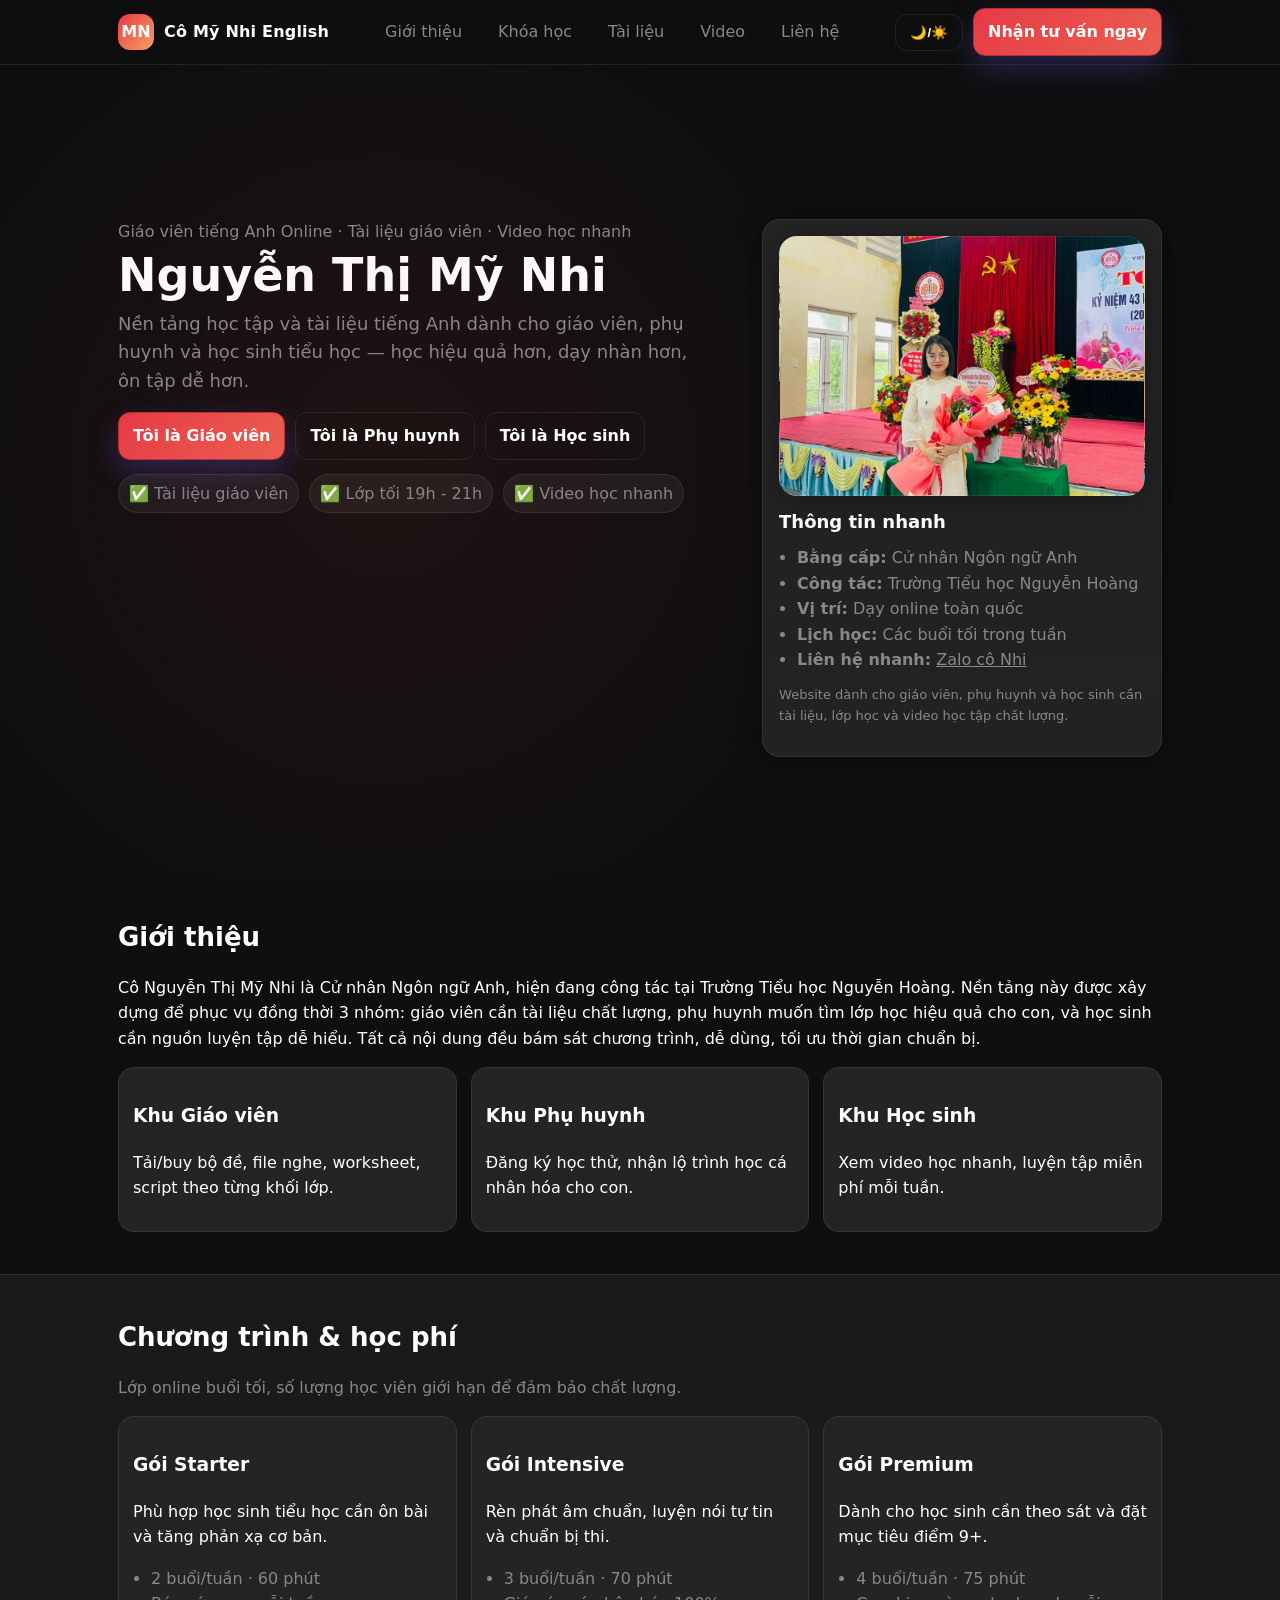
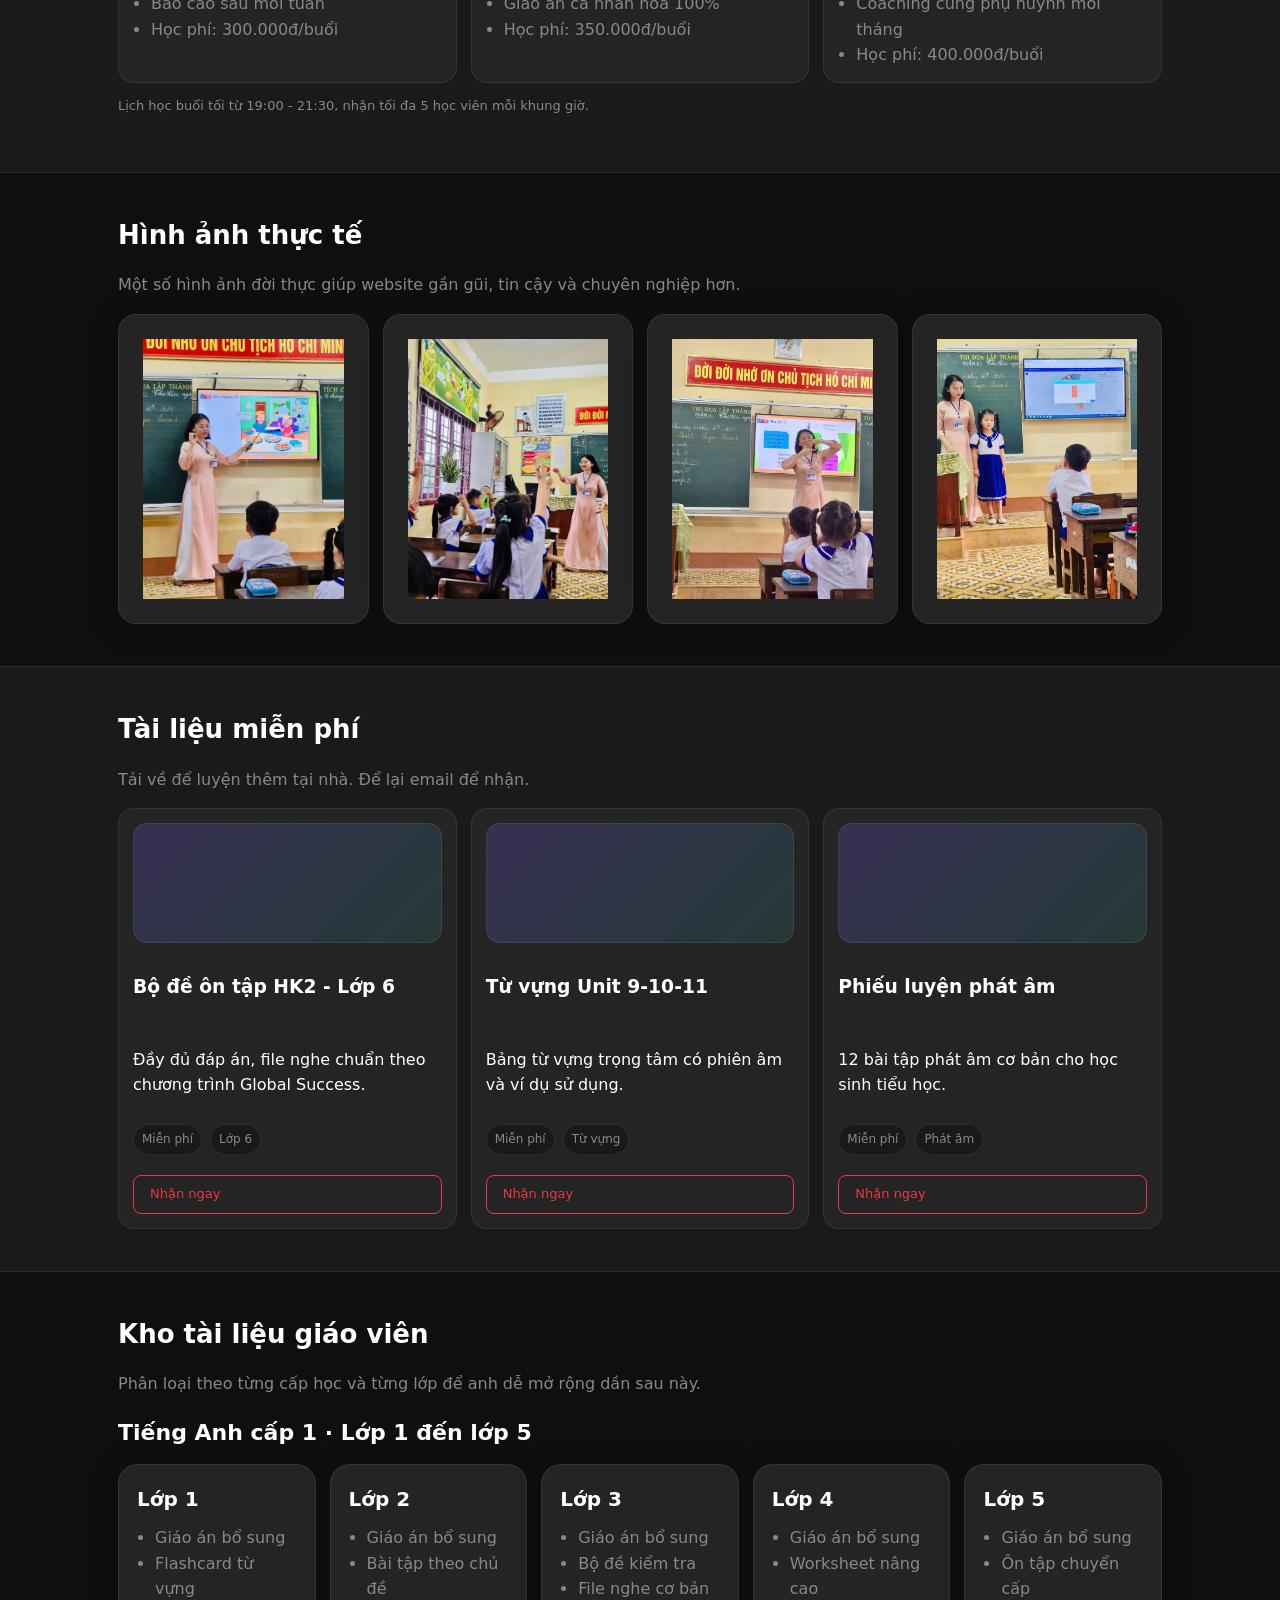
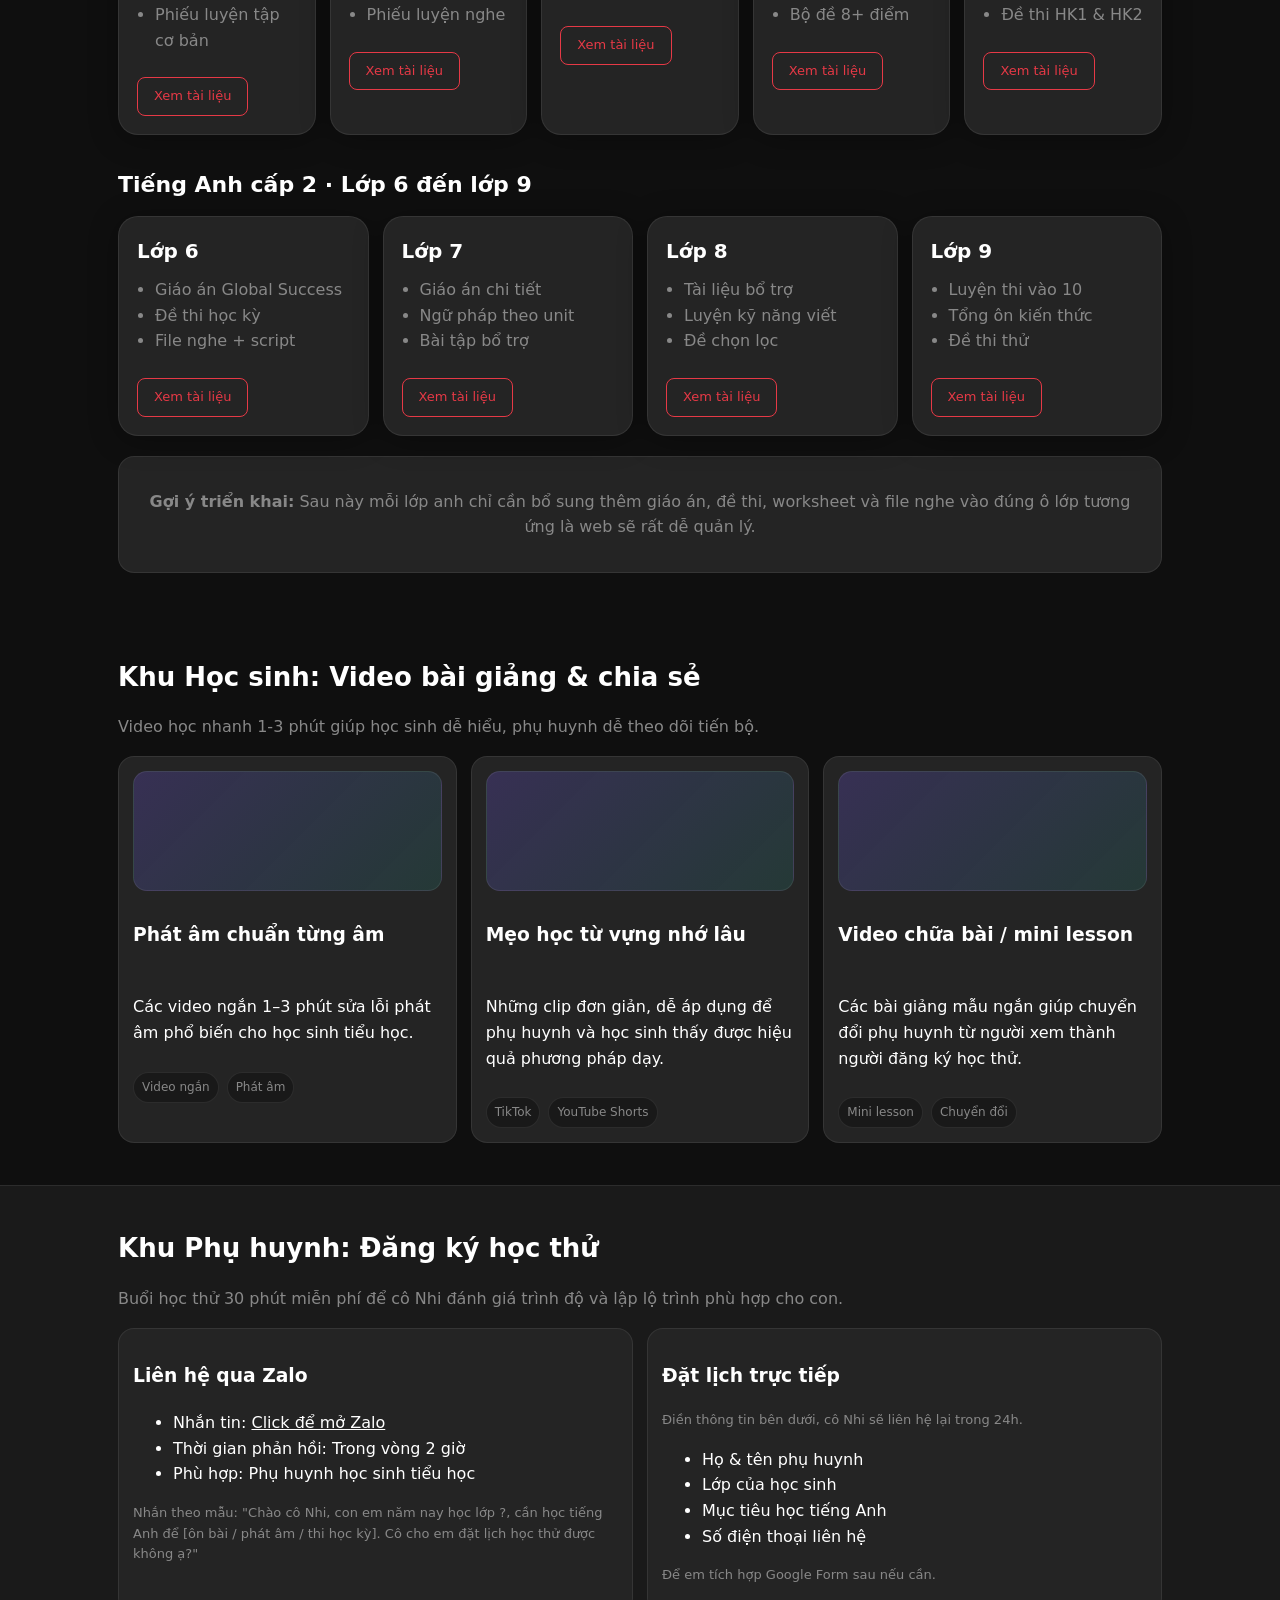
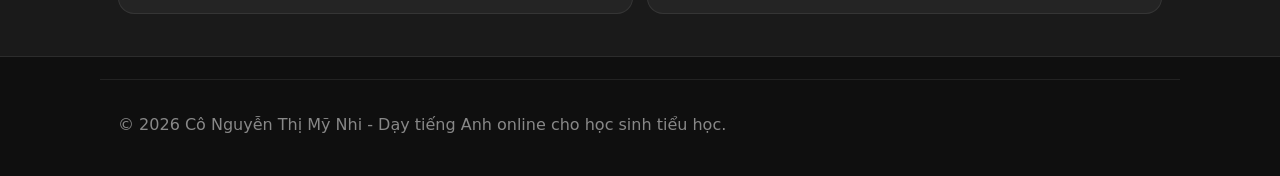
<file: index.html>
<!doctype html>
<html lang="vi">
<head>
  <meta charset="utf-8" />
  <meta name="viewport" content="width=device-width,initial-scale=1" />
  <title>Cô Nguyễn Thị Mỹ Nhi | Tiếng Anh online cho học sinh tiểu học</title>
  <meta name="description" content="Website cá nhân của cô Nguyễn Thị Mỹ Nhi: dạy tiếng Anh online, tài liệu cho giáo viên, video học nhanh và lớp học thử cho học sinh tiểu học." />
  <meta name="theme-color" content="#0b1220" />
  <link rel="stylesheet" href="./styles.css" />
</head>
<body>
  <a class="skip" href="#main">Bỏ qua đến nội dung</a>

  <header class="header">
    <div class="container nav">
      <div class="brand">
        <span class="logo">MN</span>
        <span class="brand-name">Cô Mỹ Nhi English</span>
      </div>

      <nav aria-label="Điều hướng">
        <ul class="menu">
          <li><a href="#about">Giới thiệu</a></li>
          <li><a href="#programs">Khóa học</a></li>
          <li><a href="#shop">Tài liệu</a></li>
          <li><a href="#videos">Video</a></li>
          <li><a href="#contact">Liên hệ</a></li>
        </ul>
      </nav>

      <div class="nav-cta">
        <button id="themeBtn" class="btn btn-ghost" type="button" aria-label="Đổi giao diện">🌙/☀️</button>
        <a class="btn" href="#contact">Nhận tư vấn ngay</a>
      </div>
    </div>
  </header>

  <main id="main">
    <section class="hero">
      <div class="container hero-grid">
        <div>
          <p class="kicker">Giáo viên tiếng Anh Online · Tài liệu giáo viên · Video học nhanh</p>
          <h1>Nguyễn Thị Mỹ Nhi</h1>
          <p class="lead">Nền tảng học tập và tài liệu tiếng Anh dành cho giáo viên, phụ huynh và học sinh tiểu học — học hiệu quả hơn, dạy nhàn hơn, ôn tập dễ hơn.</p>

          <div class="hero-actions">
            <a class="btn" href="#teacher-zone">Tôi là Giáo viên</a>
            <a class="btn btn-ghost" href="#parent-zone">Tôi là Phụ huynh</a>
            <a class="btn btn-ghost" href="#student-zone">Tôi là Học sinh</a>
          </div>

          <div class="badges" aria-label="Điểm mạnh">
            <span class="badge">✅ Tài liệu giáo viên</span>
            <span class="badge">✅ Lớp tối 19h - 21h</span>
            <span class="badge">✅ Video học nhanh</span>
          </div>
        </div>

        <aside class="card tilt">
          <div class="avatar" style="background-image: url('assets/avatar_my_nhi.jpg');"></div>
          <h2 class="card-title">Thông tin nhanh</h2>
          <ul class="facts">
            <li><b>Bằng cấp:</b> Cử nhân Ngôn ngữ Anh</li>
            <li><b>Công tác:</b> Trường Tiểu học Nguyễn Hoàng</li>
            <li><b>Vị trí:</b> Dạy online toàn quốc</li>
            <li><b>Lịch học:</b> Các buổi tối trong tuần</li>
            <li><b>Liên hệ nhanh:</b> <a href="https://zalo.me/000000000">Zalo cô Nhi</a></li>
          </ul>
          <p class="hint">Website dành cho giáo viên, phụ huynh và học sinh cần tài liệu, lớp học và video học tập chất lượng.</p>
        </aside>
      </div>
    </section>

    <section id="about" class="section">
      <div class="container">
        <h2>Giới thiệu</h2>
        <p>
          Cô Nguyễn Thị Mỹ Nhi là Cử nhân Ngôn ngữ Anh, hiện đang công tác tại Trường Tiểu học Nguyễn Hoàng. Nền tảng này được xây dựng để phục vụ đồng thời 3 nhóm: giáo viên cần tài liệu chất lượng, phụ huynh muốn tìm lớp học hiệu quả cho con, và học sinh cần nguồn luyện tập dễ hiểu. Tất cả nội dung đều bám sát chương trình, dễ dùng, tối ưu thời gian chuẩn bị.
        </p>

        <div class="grid-3">
          <div class="mini tilt" id="teacher-zone">
            <h3>Khu Giáo viên</h3>
            <p>Tải/buy bộ đề, file nghe, worksheet, script theo từng khối lớp.</p>
          </div>
          <div class="mini tilt" id="parent-zone">
            <h3>Khu Phụ huynh</h3>
            <p>Đăng ký học thử, nhận lộ trình học cá nhân hóa cho con.</p>
          </div>
          <div class="mini tilt" id="student-zone">
            <h3>Khu Học sinh</h3>
            <p>Xem video học nhanh, luyện tập miễn phí mỗi tuần.</p>
          </div>
        </div>
      </div>
    </section>

    <section id="programs" class="section alt">
      <div class="container">
        <div class="section-head">
          <h2>Chương trình &amp; học phí</h2>
          <p class="muted">Lớp online buổi tối, số lượng học viên giới hạn để đảm bảo chất lượng.</p>
        </div>

        <div class="grid-3">
          <article class="service">
            <h3>Gói Starter</h3>
            <p>Phù hợp học sinh tiểu học cần ôn bài và tăng phản xạ cơ bản.</p>
            <ul>
              <li>2 buổi/tuần · 60 phút</li>
              <li>Báo cáo sau mỗi tuần</li>
              <li>Học phí: 300.000đ/buổi</li>
            </ul>
          </article>

          <article class="service">
            <h3>Gói Intensive</h3>
            <p>Rèn phát âm chuẩn, luyện nói tự tin và chuẩn bị thi.</p>
            <ul>
              <li>3 buổi/tuần · 70 phút</li>
              <li>Giáo án cá nhân hóa 100%</li>
              <li>Học phí: 350.000đ/buổi</li>
            </ul>
          </article>

          <article class="service">
            <h3>Gói Premium</h3>
            <p>Dành cho học sinh cần theo sát và đặt mục tiêu điểm 9+.</p>
            <ul>
              <li>4 buổi/tuần · 75 phút</li>
              <li>Coaching cùng phụ huynh mỗi tháng</li>
              <li>Học phí: 400.000đ/buổi</li>
            </ul>
          </article>
        </div>
        <p class="small">Lịch học buổi tối từ 19:00 - 21:30, nhận tối đa 5 học viên mỗi khung giờ.</p>
      </div>
    </section>

    <section id="success" class="section">
      <div class="container">
        <div class="section-head">
          <h2>Hình ảnh thực tế</h2>
          <p class="muted">Một số hình ảnh đời thực giúp website gần gũi, tin cậy và chuyên nghiệp hơn.</p>
        </div>

        <div class="photo-grid">
          <div class="photo-card tilt"><img src="assets/gallery_1.jpg" alt="Hình ảnh cô Mỹ Nhi 1" /></div>
          <div class="photo-card tilt"><img src="assets/gallery_2.jpg" alt="Hình ảnh cô Mỹ Nhi 2" /></div>
          <div class="photo-card tilt"><img src="assets/gallery_3.jpg" alt="Hình ảnh cô Mỹ Nhi 3" /></div>
          <div class="photo-card tilt"><img src="assets/gallery_4.jpg" alt="Hình ảnh cô Mỹ Nhi 4" /></div>
        </div>
      </div>
    </section>

    <section id="library" class="section alt">
      <div class="container">
        <div class="section-head">
          <h2>Tài liệu miễn phí</h2>
          <p class="muted">Tải về để luyện thêm tại nhà. Để lại email để nhận.</p>
        </div>

        <div class="grid-3">
          <article class="project">
            <div class="thumb"></div>
            <h3>Bộ đề ôn tập HK2 - Lớp 6</h3>
            <p>Đầy đủ đáp án, file nghe chuẩn theo chương trình Global Success.</p>
            <div class="tags">
              <span class="tag">Miễn phí</span>
              <span class="tag">Lớp 6</span>
            </div>
            <a class="btn-small" href="#contact">Nhận ngay</a>
          </article>

          <article class="project">
            <div class="thumb"></div>
            <h3>Từ vựng Unit 9-10-11</h3>
            <p>Bảng từ vựng trọng tâm có phiên âm và ví dụ sử dụng.</p>
            <div class="tags">
              <span class="tag">Miễn phí</span>
              <span class="tag">Từ vựng</span>
            </div>
            <a class="btn-small" href="#contact">Nhận ngay</a>
          </article>

          <article class="project">
            <div class="thumb"></div>
            <h3>Phiếu luyện phát âm</h3>
            <p>12 bài tập phát âm cơ bản cho học sinh tiểu học.</p>
            <div class="tags">
              <span class="tag">Miễn phí</span>
              <span class="tag">Phát âm</span>
            </div>
            <a class="btn-small" href="#contact">Nhận ngay</a>
          </article>
        </div>
      </div>
    </section>

    <section id="shop" class="section">
      <div class="container">
        <div class="section-head">
          <h2>Kho tài liệu giáo viên</h2>
          <p class="muted">Phân loại theo từng cấp học và từng lớp để anh dễ mở rộng dần sau này.</p>
        </div>

        <div class="category-block">
          <h3 class="category-title">Tiếng Anh cấp 1 · Lớp 1 đến lớp 5</h3>
          <div class="grid-5">
            <article class="class-card tilt">
              <h4>Lớp 1</h4>
              <ul>
                <li>Giáo án bổ sung</li>
                <li>Flashcard từ vựng</li>
                <li>Phiếu luyện tập cơ bản</li>
              </ul>
              <a class="btn-small" href="lop-1.html">Xem tài liệu</a>
            </article>

            <article class="class-card tilt">
              <h4>Lớp 2</h4>
              <ul>
                <li>Giáo án bổ sung</li>
                <li>Bài tập theo chủ đề</li>
                <li>Phiếu luyện nghe</li>
              </ul>
              <a class="btn-small" href="lop-2.html">Xem tài liệu</a>
            </article>

            <article class="class-card tilt">
              <h4>Lớp 3</h4>
              <ul>
                <li>Giáo án bổ sung</li>
                <li>Bộ đề kiểm tra</li>
                <li>File nghe cơ bản</li>
              </ul>
              <a class="btn-small" href="lop-3.html">Xem tài liệu</a>
            </article>

            <article class="class-card tilt">
              <h4>Lớp 4</h4>
              <ul>
                <li>Giáo án bổ sung</li>
                <li>Worksheet nâng cao</li>
                <li>Bộ đề 8+ điểm</li>
              </ul>
              <a class="btn-small" href="lop-4.html">Xem tài liệu</a>
            </article>

            <article class="class-card tilt">
              <h4>Lớp 5</h4>
              <ul>
                <li>Giáo án bổ sung</li>
                <li>Ôn tập chuyển cấp</li>
                <li>Đề thi HK1 &amp; HK2</li>
              </ul>
              <a class="btn-small" href="lop-5.html">Xem tài liệu</a>
            </article>
          </div>
        </div>

        <div class="category-block" style="margin-top:32px">
          <h3 class="category-title">Tiếng Anh cấp 2 · Lớp 6 đến lớp 9</h3>
          <div class="grid-4">
            <article class="class-card tilt">
              <h4>Lớp 6</h4>
              <ul>
                <li>Giáo án Global Success</li>
                <li>Đề thi học kỳ</li>
                <li>File nghe + script</li>
              </ul>
              <a class="btn-small" href="lop-6.html">Xem tài liệu</a>
            </article>

            <article class="class-card tilt">
              <h4>Lớp 7</h4>
              <ul>
                <li>Giáo án chi tiết</li>
                <li>Ngữ pháp theo unit</li>
                <li>Bài tập bổ trợ</li>
              </ul>
              <a class="btn-small" href="lop-7.html">Xem tài liệu</a>
            </article>

            <article class="class-card tilt">
              <h4>Lớp 8</h4>
              <ul>
                <li>Tài liệu bổ trợ</li>
                <li>Luyện kỹ năng viết</li>
                <li>Đề chọn lọc</li>
              </ul>
              <a class="btn-small" href="lop-8.html">Xem tài liệu</a>
            </article>

            <article class="class-card tilt">
              <h4>Lớp 9</h4>
              <ul>
                <li>Luyện thi vào 10</li>
                <li>Tổng ôn kiến thức</li>
                <li>Đề thi thử</li>
              </ul>
              <a class="btn-small" href="lop-9.html">Xem tài liệu</a>
            </article>
          </div>
        </div>

        <div class="payment-note">
          <p><strong>Gợi ý triển khai:</strong> Sau này mỗi lớp anh chỉ cần bổ sung thêm giáo án, đề thi, worksheet và file nghe vào đúng ô lớp tương ứng là web sẽ rất dễ quản lý.</p>
        </div>
      </div>
    </section>

    <section id="videos" class="section">
      <div class="container">
        <div class="section-head">
          <h2>Khu Học sinh: Video bài giảng &amp; chia sẻ</h2>
          <p class="muted">Video học nhanh 1-3 phút giúp học sinh dễ hiểu, phụ huynh dễ theo dõi tiến bộ.</p>
        </div>

        <div class="grid-3">
          <article class="project">
            <div class="thumb"></div>
            <h3>Phát âm chuẩn từng âm</h3>
            <p>Các video ngắn 1–3 phút sửa lỗi phát âm phổ biến cho học sinh tiểu học.</p>
            <div class="tags">
              <span class="tag">Video ngắn</span>
              <span class="tag">Phát âm</span>
            </div>
          </article>

          <article class="project">
            <div class="thumb"></div>
            <h3>Mẹo học từ vựng nhớ lâu</h3>
            <p>Những clip đơn giản, dễ áp dụng để phụ huynh và học sinh thấy được hiệu quả phương pháp dạy.</p>
            <div class="tags">
              <span class="tag">TikTok</span>
              <span class="tag">YouTube Shorts</span>
            </div>
          </article>

          <article class="project">
            <div class="thumb"></div>
            <h3>Video chữa bài / mini lesson</h3>
            <p>Các bài giảng mẫu ngắn giúp chuyển đổi phụ huynh từ người xem thành người đăng ký học thử.</p>
            <div class="tags">
              <span class="tag">Mini lesson</span>
              <span class="tag">Chuyển đổi</span>
            </div>
          </article>
        </div>
      </div>
    </section>

    <section id="contact" class="section alt">
      <div class="container">
        <h2>Khu Phụ huynh: Đăng ký học thử</h2>
        <p class="muted">Buổi học thử 30 phút miễn phí để cô Nhi đánh giá trình độ và lập lộ trình phù hợp cho con.</p>

        <div class="contact">
          <div class="contact-card">
            <h3>Liên hệ qua Zalo</h3>
            <ul>
              <li>Nhắn tin: <a href="https://zalo.me/000000000">Click để mở Zalo</a></li>
              <li>Thời gian phản hồi: Trong vòng 2 giờ</li>
              <li>Phù hợp: Phụ huynh học sinh tiểu học</li>
            </ul>
            <p class="small">Nhắn theo mẫu: "Chào cô Nhi, con em năm nay học lớp ?, cần học tiếng Anh để [ôn bài / phát âm / thi học kỳ]. Cô cho em đặt lịch học thử được không ạ?"</p>
          </div>

          <div class="contact-card">
            <h3>Đặt lịch trực tiếp</h3>
            <p class="small">Điền thông tin bên dưới, cô Nhi sẽ liên hệ lại trong 24h.</p>
            <ul>
              <li>Họ &amp; tên phụ huynh</li>
              <li>Lớp của học sinh</li>
              <li>Mục tiêu học tiếng Anh</li>
              <li>Số điện thoại liên hệ</li>
            </ul>
            <p class="small">Để em tích hợp Google Form sau nếu cần.</p>
          </div>
        </div>
      </div>
    </section>
  </main>

  <footer class="footer">
    <div class="container footer-inner">
      <p>© <span id="year"></span> Cô Nguyễn Thị Mỹ Nhi - Dạy tiếng Anh online cho học sinh tiểu học.</p>
    </div>
  </footer>

  <script src="./script.js"></script>
</body>
</html>
</file>
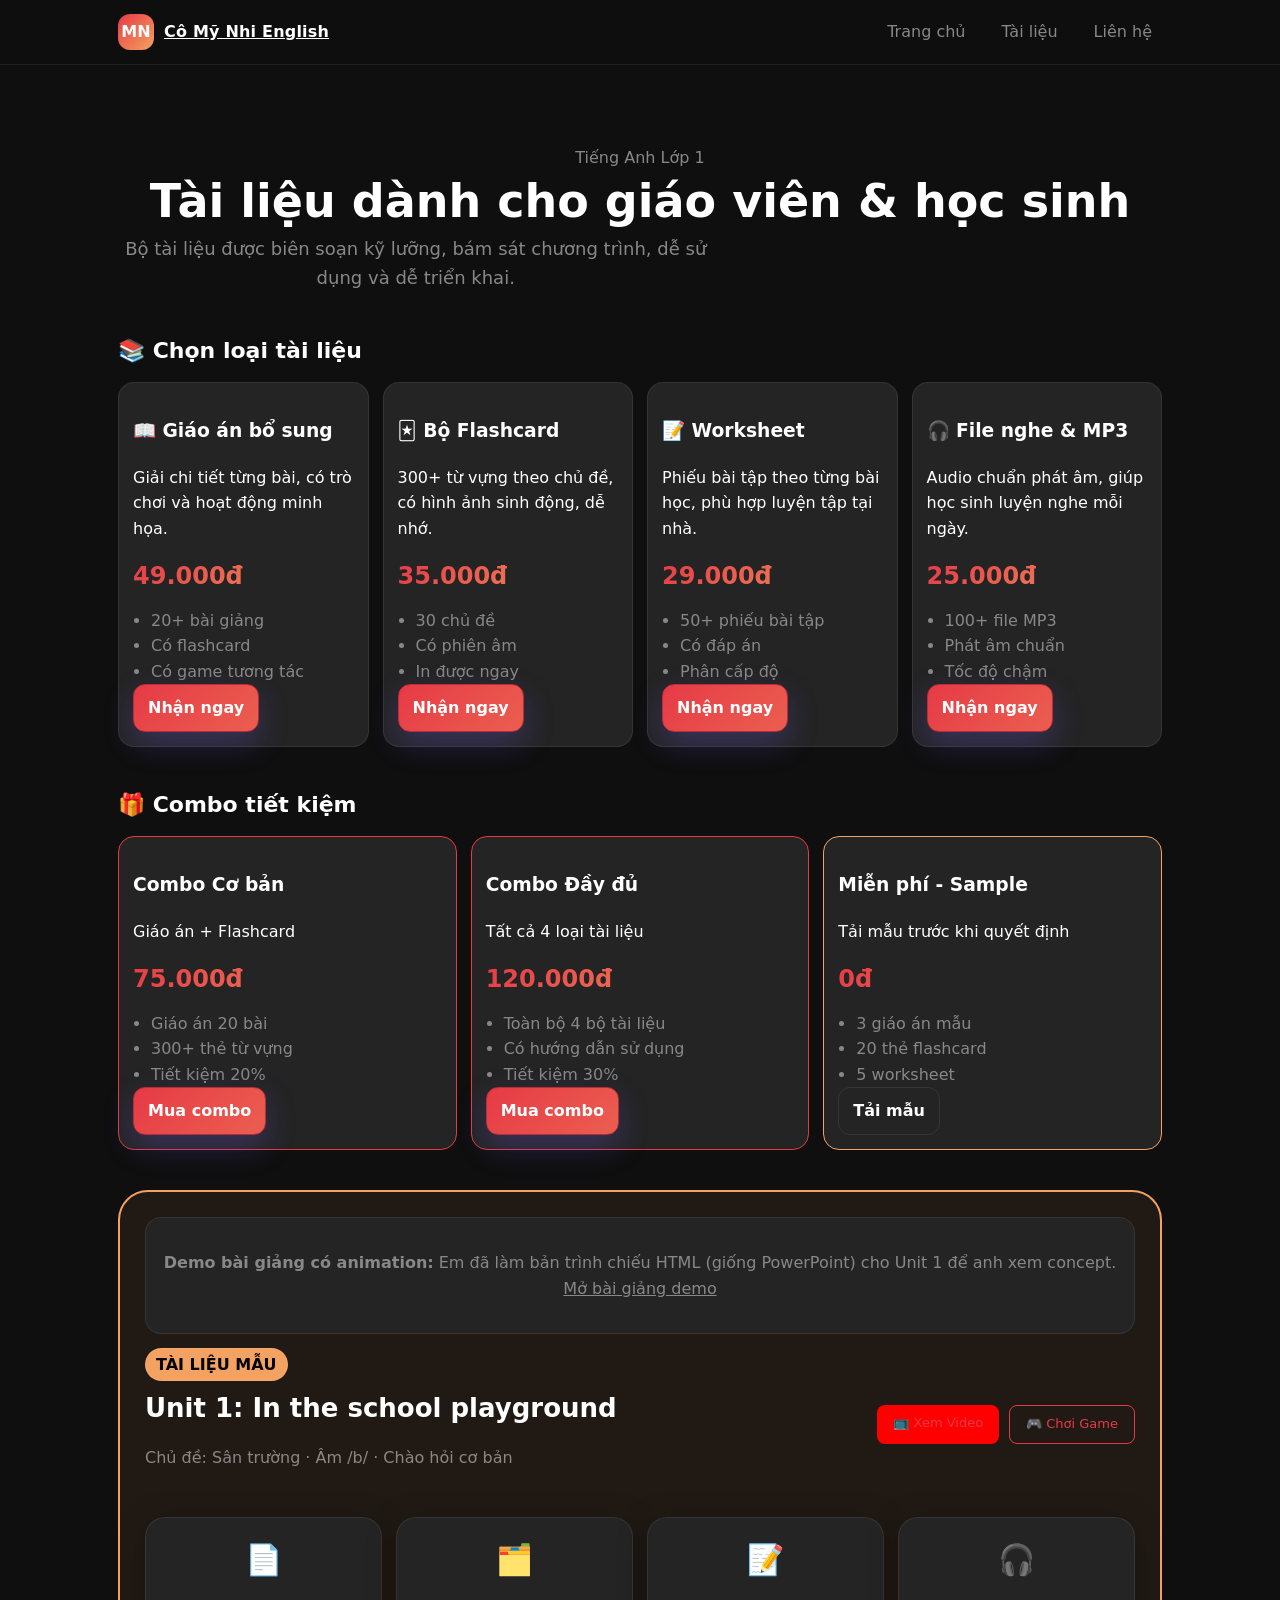
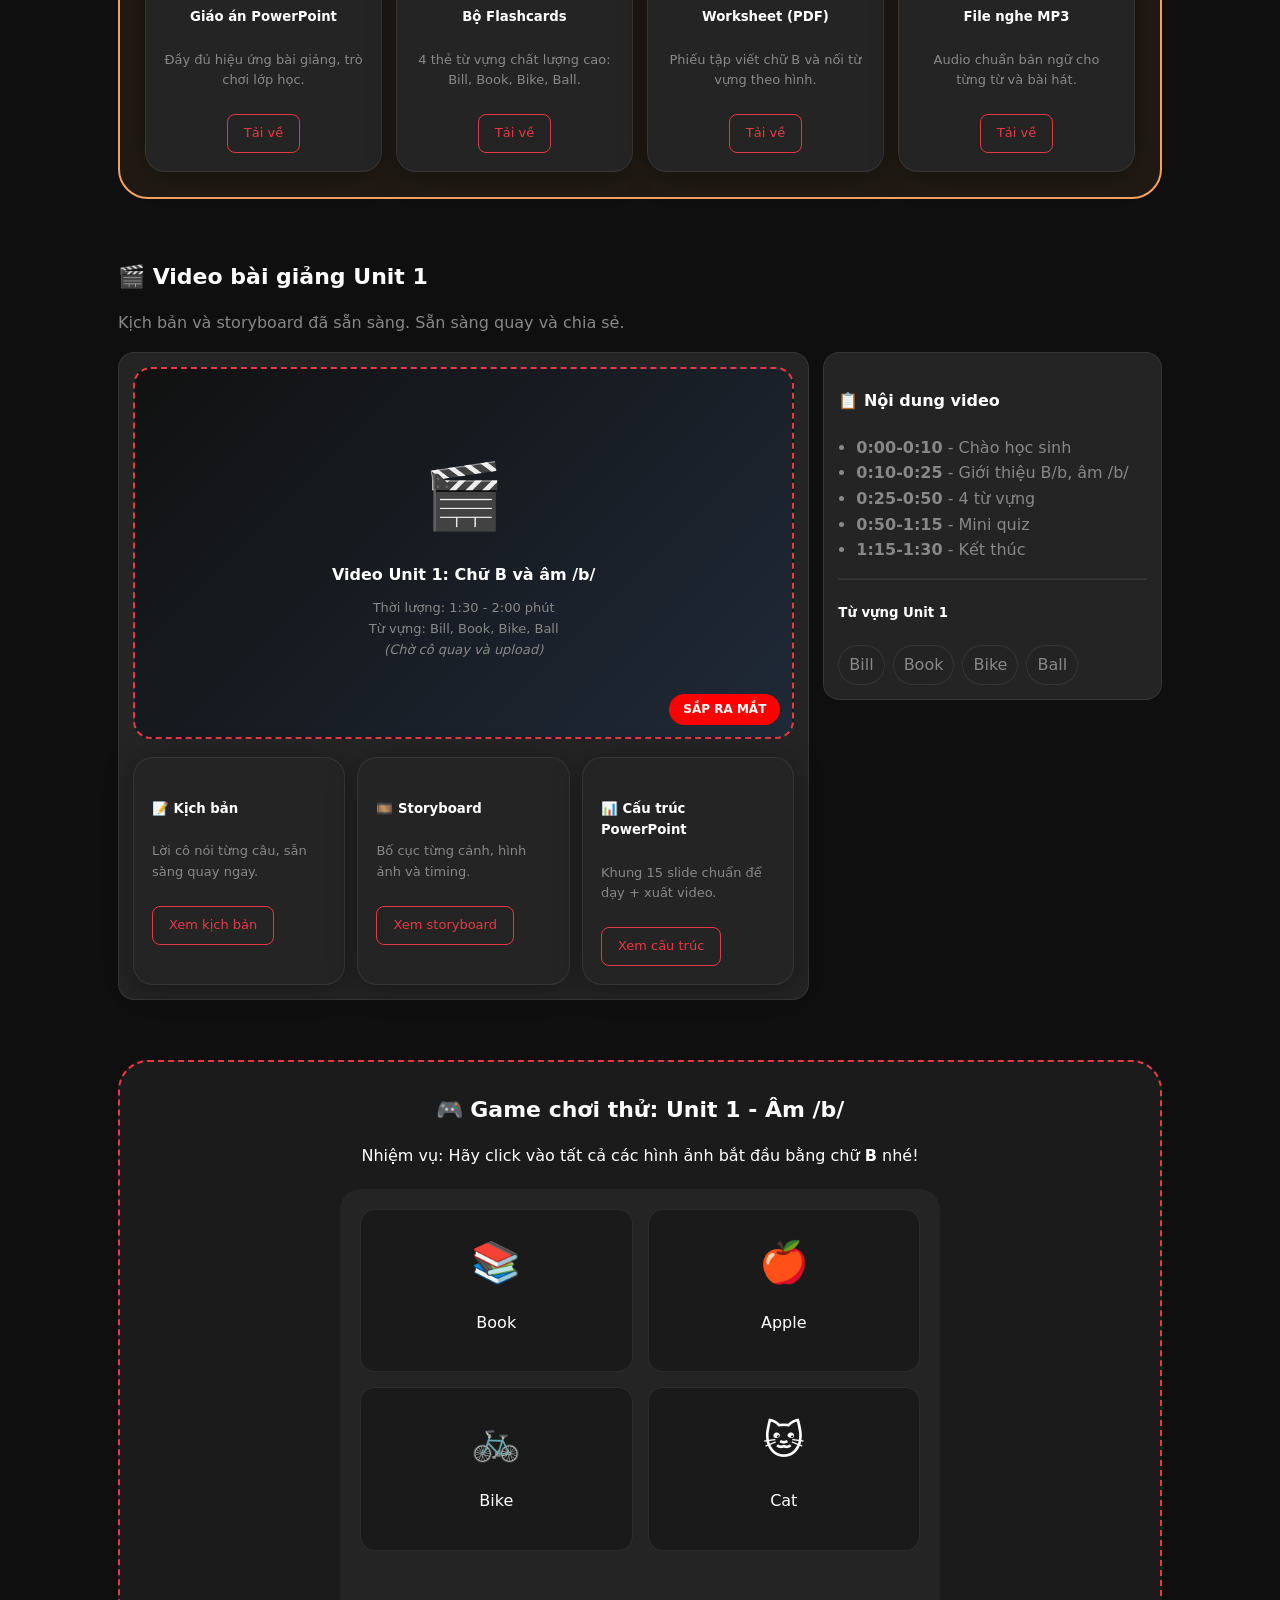
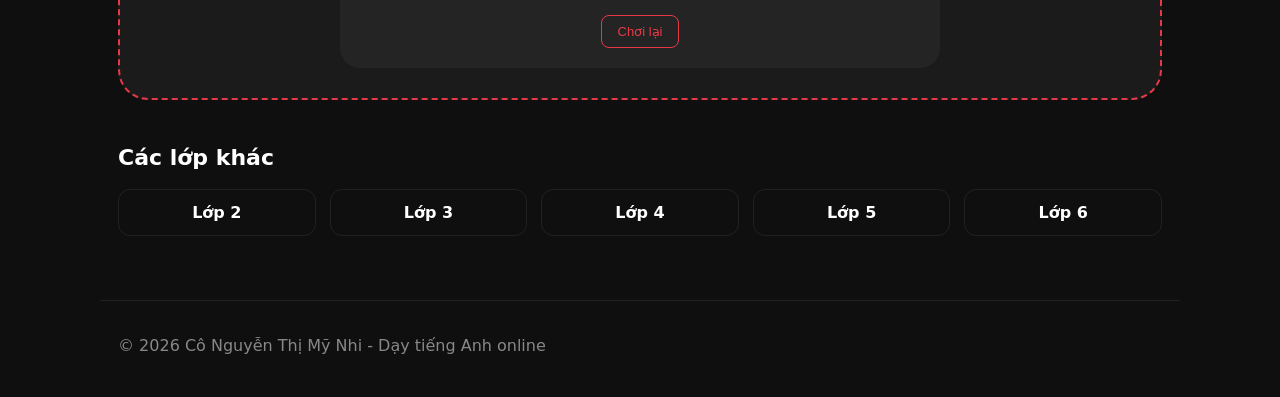
<file: lop-1.html>
<!doctype html>
<html lang="vi">
<head>
  <meta charset="utf-8" />
  <meta name="viewport" content="width=device-width,initial-scale=1" />
  <title>Lớp 1 - Tiếng Anh | Cô Mỹ Nhi</title>
  <meta name="description" content="Tài liệu tiếng Anh Lớp 1: giáo án, bài tập, flashcard, file nghe và worksheet cho giáo viên và học sinh." />
  <meta name="theme-color" content="#0f0f0f" />
  <link rel="stylesheet" href="styles.css" />
</head>
<body>
  <a class="skip" href="#main">Bỏ qua đến nội dung</a>

  <header class="header">
    <div class="container nav">
      <div class="brand">
        <span class="logo">MN</span>
        <span class="brand-name"><a href="index.html">Cô Mỹ Nhi English</a></span>
      </div>
      <nav aria-label="Điều hướng">
        <ul class="menu">
          <li><a href="index.html">Trang chủ</a></li>
          <li><a href="index.html#shop">Tài liệu</a></li>
          <li><a href="index.html#contact">Liên hệ</a></li>
        </ul>
      </nav>
    </div>
  </header>

  <main id="main" class="section" style="padding-top: 80px;">
    <div class="container">
      <div style="text-align: center; margin-bottom: 40px;">
        <p class="kicker">Tiếng Anh Lớp 1</p>
        <h1>Tài liệu dành cho giáo viên & học sinh</h1>
        <p class="lead">Bộ tài liệu được biên soạn kỹ lưỡng, bám sát chương trình, dễ sử dụng và dễ triển khai.</p>
      </div>

      <!-- Category tabs -->
      <div class="category-block">
        <h3 class="category-title">📚 Chọn loại tài liệu</h3>
        <div class="grid-4" style="margin-top: 14px;">
          <article class="service tilt">
            <h3>📖 Giáo án bổ sung</h3>
            <p>Giải chi tiết từng bài, có trò chơi và hoạt động minh họa.</p>
            <p class="price">49.000đ</p>
            <ul>
              <li>20+ bài giảng</li>
              <li>Có flashcard</li>
              <li>Có game tương tác</li>
            </ul>
            <a class="btn" href="index.html#contact">Nhận ngay</a>
          </article>

          <article class="service tilt">
            <h3>🃏 Bộ Flashcard</h3>
            <p>300+ từ vựng theo chủ đề, có hình ảnh sinh động, dễ nhớ.</p>
            <p class="price">35.000đ</p>
            <ul>
              <li>30 chủ đề</li>
              <li>Có phiên âm</li>
              <li>In được ngay</li>
            </ul>
            <a class="btn" href="index.html#contact">Nhận ngay</a>
          </article>

          <article class="service tilt">
            <h3>📝 Worksheet</h3>
            <p>Phiếu bài tập theo từng bài học, phù hợp luyện tập tại nhà.</p>
            <p class="price">29.000đ</p>
            <ul>
              <li>50+ phiếu bài tập</li>
              <li>Có đáp án</li>
              <li>Phân cấp độ</li>
            </ul>
            <a class="btn" href="index.html#contact">Nhận ngay</a>
          </article>

          <article class="service tilt">
            <h3>🎧 File nghe & MP3</h3>
            <p>Audio chuẩn phát âm, giúp học sinh luyện nghe mỗi ngày.</p>
            <p class="price">25.000đ</p>
            <ul>
              <li>100+ file MP3</li>
              <li>Phát âm chuẩn</li>
              <li>Tốc độ chậm</li>
            </ul>
            <a class="btn" href="index.html#contact">Nhận ngay</a>
          </article>
        </div>
      </div>

      <!-- Combo -->
      <div class="category-block" style="margin-top: 40px;">
        <h3 class="category-title">🎁 Combo tiết kiệm</h3>
        <div class="grid-3" style="margin-top: 14px;">
          <article class="service tilt" style="border-color: var(--brand);">
            <h3>Combo Cơ bản</h3>
            <p>Giáo án + Flashcard</p>
            <p class="price">75.000đ</p>
            <ul>
              <li>Giáo án 20 bài</li>
              <li>300+ thẻ từ vựng</li>
              <li>Tiết kiệm 20%</li>
            </ul>
            <a class="btn" href="index.html#contact">Mua combo</a>
          </article>

          <article class="service tilt" style="border-color: var(--brand);">
            <h3>Combo Đầy đủ</h3>
            <p>Tất cả 4 loại tài liệu</p>
            <p class="price">120.000đ</p>
            <ul>
              <li>Toàn bộ 4 bộ tài liệu</li>
              <li>Có hướng dẫn sử dụng</li>
              <li>Tiết kiệm 30%</li>
            </ul>
            <a class="btn" href="index.html#contact">Mua combo</a>
          </article>

          <article class="service tilt" style="border-color: var(--brand2);">
            <h3>Miễn phí - Sample</h3>
            <p>Tải mẫu trước khi quyết định</p>
            <p class="price" style="color: var(--muted);">0đ</p>
            <ul>
              <li>3 giáo án mẫu</li>
              <li>20 thẻ flashcard</li>
              <li>5 worksheet</li>
            </ul>
            <a class="btn btn-ghost" href="index.html#contact">Tải mẫu</a>
          </article>
        </div>
      </div>

      <!-- Unit 1 Highlight -->
      <div class="category-block" style="margin-top: 40px; border: 2px solid var(--brand2); padding: 25px; border-radius: 30px; background: rgba(244, 162, 97, 0.08);">
        <div class="payment-note" style="margin-top: 0; margin-bottom: 18px;">
          <p><strong>Demo bài giảng có animation:</strong> Em đã làm bản trình chiếu HTML (giống PowerPoint) cho Unit 1 để anh xem concept. 
            <a href="Unit1_Presentation.html" target="_blank">Mở bài giảng demo</a></p>
        </div>
        <div style="display: flex; justify-content: space-between; align-items: center; flex-wrap: wrap; gap: 20px;">
          <div>
            <span class="badge" style="background: var(--brand2); color: #000; font-weight: bold;">TÀI LIỆU MẪU</span>
            <h2 style="margin-top: 10px;">Unit 1: In the school playground</h2>
            <p class="muted">Chủ đề: Sân trường · Âm /b/ · Chào hỏi cơ bản</p>
          </div>
          <div style="display: flex; gap: 10px;">
             <a class="btn-small" href="#video-unit1" style="background: #ff0000; border: none;">📺 Xem Video</a>
             <a class="btn-small" href="#game-unit1">🎮 Chơi Game</a>
          </div>
        </div>

        <div class="grid-4" style="margin-top: 30px;">
          <div class="class-card tilt" style="text-align: center;">
            <span style="font-size: 30px;">📄</span>
            <h5>Giáo án PowerPoint</h5>
            <p class="small">Đầy đủ hiệu ứng bài giảng, trò chơi lớp học.</p>
            <a href="#contact" class="btn-small">Tải về</a>
          </div>
          <div class="class-card tilt" style="text-align: center;">
            <span style="font-size: 30px;">🗂️</span>
            <h5>Bộ Flashcards</h5>
            <p class="small">4 thẻ từ vựng chất lượng cao: Bill, Book, Bike, Ball.</p>
            <a href="#contact" class="btn-small">Tải về</a>
          </div>
          <div class="class-card tilt" style="text-align: center;">
            <span style="font-size: 30px;">📝</span>
            <h5>Worksheet (PDF)</h5>
            <p class="small">Phiếu tập viết chữ B và nối từ vựng theo hình.</p>
            <a href="#contact" class="btn-small">Tải về</a>
          </div>
          <div class="class-card tilt" style="text-align: center;">
            <span style="font-size: 30px;">🎧</span>
            <h5>File nghe MP3</h5>
            <p class="small">Audio chuẩn bản ngữ cho từng từ và bài hát.</p>
            <a href="#contact" class="btn-small">Tải về</a>
          </div>
        </div>
      </div>

      <!-- Video Section -->
      <div id="video-unit1" class="category-block" style="margin-top: 60px;">
        <h3 class="category-title">🎬 Video bài giảng Unit 1</h3>
        <p class="muted">Kịch bản và storyboard đã sẵn sàng. Sẵn sàng quay và chia sẻ.</p>
        
        <div class="grid-3" style="margin-top: 14px; align-items: start;">
          <!-- Video placeholder -->
          <article class="service tilt" style="grid-column: span 2;">
            <div style="width: 100%; aspect-ratio: 16/9; background: linear-gradient(135deg,#111,#1f2937); border-radius: 18px; margin-bottom: 18px; display: flex; align-items: center; justify-content: center; position: relative; overflow: hidden; border: 2px dashed var(--brand);">
              <div style="text-align:center; padding:24px;">
                <div style="font-size:64px; margin-bottom:15px;">🎬</div>
                <h4 style="margin:0 0 10px;">Video Unit 1: Chữ B và âm /b/</h4>
                <p class="small" style="margin:0; max-width:520px; color: var(--muted);">
                  Thời lượng: 1:30 - 2:00 phút<br>
                  Từ vựng: Bill, Book, Bike, Ball<br>
                  <em>(Chờ cô quay và upload)</em>
                </p>
              </div>
              <div style="position: absolute; bottom: 12px; right: 12px; background: #ff0000; color: #fff; padding: 6px 14px; border-radius: 999px; font-size: 12px; font-weight: 700;">SẮP RA MẮT</div>
            </div>
            
            <div class="grid-3" style="gap: 12px;">
              <div class="class-card">
                <h5>📝 Kịch bản</h5>
                <p class="small">Lời cô nói từng câu, sẵn sàng quay ngay.</p>
                <a href="KichBan_Video_Unit1_Lop1.md" class="btn-small" target="_blank">Xem kịch bản</a>
              </div>
              <div class="class-card">
                <h5>🎞️ Storyboard</h5>
                <p class="small">Bố cục từng cảnh, hình ảnh và timing.</p>
                <a href="Storyboard_Video_Unit1_Lop1.md" class="btn-small" target="_blank">Xem storyboard</a>
              </div>
              <div class="class-card">
                <h5>📊 Cấu trúc PowerPoint</h5>
                <p class="small">Khung 15 slide chuẩn để dạy + xuất video.</p>
                <a href="CauTruc_PowerPoint_Unit1_Lop1.md" class="btn-small" target="_blank">Xem cấu trúc</a>
              </div>
            </div>
          </article>

          <!-- Quick preview -->
          <article class="service tilt" style="background: var(--card);">
            <h4>📋 Nội dung video</h4>
            <ul style="margin-top: 12px; padding-left: 18px;">
              <li><b>0:00-0:10</b> - Chào học sinh</li>
              <li><b>0:10-0:25</b> - Giới thiệu B/b, âm /b/</li>
              <li><b>0:25-0:50</b> - 4 từ vựng</li>
              <li><b>0:50-1:15</b> - Mini quiz</li>
              <li><b>1:15-1:30</b> - Kết thúc</li>
            </ul>
            <hr style="border-color: var(--line); margin: 15px 0;">
            <h5>Từ vựng Unit 1</h5>
            <div style="display: flex; gap: 8px; flex-wrap: wrap; margin-top: 8px;">
              <span class="badge">Bill</span>
              <span class="badge">Book</span>
              <span class="badge">Bike</span>
              <span class="badge">Ball</span>
            </div>
          </article>
        </div>
      </div>

      <!-- Game Demo Section -->
      <div id="game-unit1" class="category-block" style="margin-top: 60px; background: rgba(255,255,255,0.05); padding: 30px; border-radius: 30px; border: 2px dashed var(--brand);">
        <h3 class="category-title" style="text-align: center;">🎮 Game chơi thử: Unit 1 - Âm /b/</h3>
        <p style="text-align: center; margin-bottom: 20px;">Nhiệm vụ: Hãy click vào tất cả các hình ảnh bắt đầu bằng chữ <b>B</b> nhé!</p>
        
        <div id="game-container" style="max-width: 600px; margin: 0 auto; background: var(--card); padding: 20px; border-radius: 20px; text-align: center;">
          <div id="game-grid" style="display: grid; grid-template-columns: repeat(2, 1fr); gap: 15px;">
            <!-- Game items -->
            <div class="game-item tilt" onclick="checkAnswer(this, true)" style="cursor: pointer; background: #1a1a1a; padding: 20px; border-radius: 15px; border: 1px solid var(--line);">
              <span style="font-size: 40px;">📚</span>
              <p>Book</p>
            </div>
            <div class="game-item tilt" onclick="checkAnswer(this, false)" style="cursor: pointer; background: #1a1a1a; padding: 20px; border-radius: 15px; border: 1px solid var(--line);">
              <span style="font-size: 40px;">🍎</span>
              <p>Apple</p>
            </div>
            <div class="game-item tilt" onclick="checkAnswer(this, true)" style="cursor: pointer; background: #1a1a1a; padding: 20px; border-radius: 15px; border: 1px solid var(--line);">
              <span style="font-size: 40px;">🚲</span>
              <p>Bike</p>
            </div>
            <div class="game-item tilt" onclick="checkAnswer(this, false)" style="cursor: pointer; background: #1a1a1a; padding: 20px; border-radius: 15px; border: 1px solid var(--line);">
              <span style="font-size: 40px;">🐱</span>
              <p>Cat</p>
            </div>
          </div>
          <div id="game-feedback" style="margin-top: 20px; font-weight: bold; font-size: 1.2rem; min-height: 1.5em;"></div>
          <button onclick="resetGame()" class="btn-small" style="margin-top: 15px;">Chơi lại</button>
        </div>
      </div>

      <script>
        function checkAnswer(el, isCorrect) {
          const feedback = document.getElementById('game-feedback');
          if (isCorrect) {
            el.style.borderColor = '#4ade80';
            el.style.background = 'rgba(74, 222, 128, 0.1)';
            feedback.innerHTML = '✅ Tuyệt vời! Bạn giỏi quá!';
            feedback.style.color = '#4ade80';
          } else {
            el.style.borderColor = '#f87171';
            el.style.background = 'rgba(248, 113, 113, 0.1)';
            feedback.innerHTML = '❌ Ôi, thử lại xem nào!';
            feedback.style.color = '#f87171';
          }
        }

        function resetGame() {
          const items = document.querySelectorAll('.game-item');
          items.forEach(item => {
            item.style.borderColor = 'var(--line)';
            item.style.background = '#1a1a1a';
          });
          document.getElementById('game-feedback').innerHTML = '';
        }
      </script>

      <!-- Other classes -->
      <div class="category-block" style="margin-top: 40px;">
        <h3 class="category-title">Các lớp khác</h3>
        <div class="grid-5" style="margin-top: 14px;">
          <a href="lop-2.html" class="btn btn-ghost">Lớp 2</a>
          <a href="lop-3.html" class="btn btn-ghost">Lớp 3</a>
          <a href="lop-4.html" class="btn btn-ghost">Lớp 4</a>
          <a href="lop-5.html" class="btn btn-ghost">Lớp 5</a>
          <a href="lop-6.html" class="btn btn-ghost">Lớp 6</a>
        </div>
      </div>
    </div>
  </main>

  <footer class="footer">
    <div class="container footer-inner">
      <p>© <span id="year"></span> Cô Nguyễn Thị Mỹ Nhi - Dạy tiếng Anh online</p>
    </div>
  </footer>
  <script src="script.js"></script>
</body>
</html>
</file>
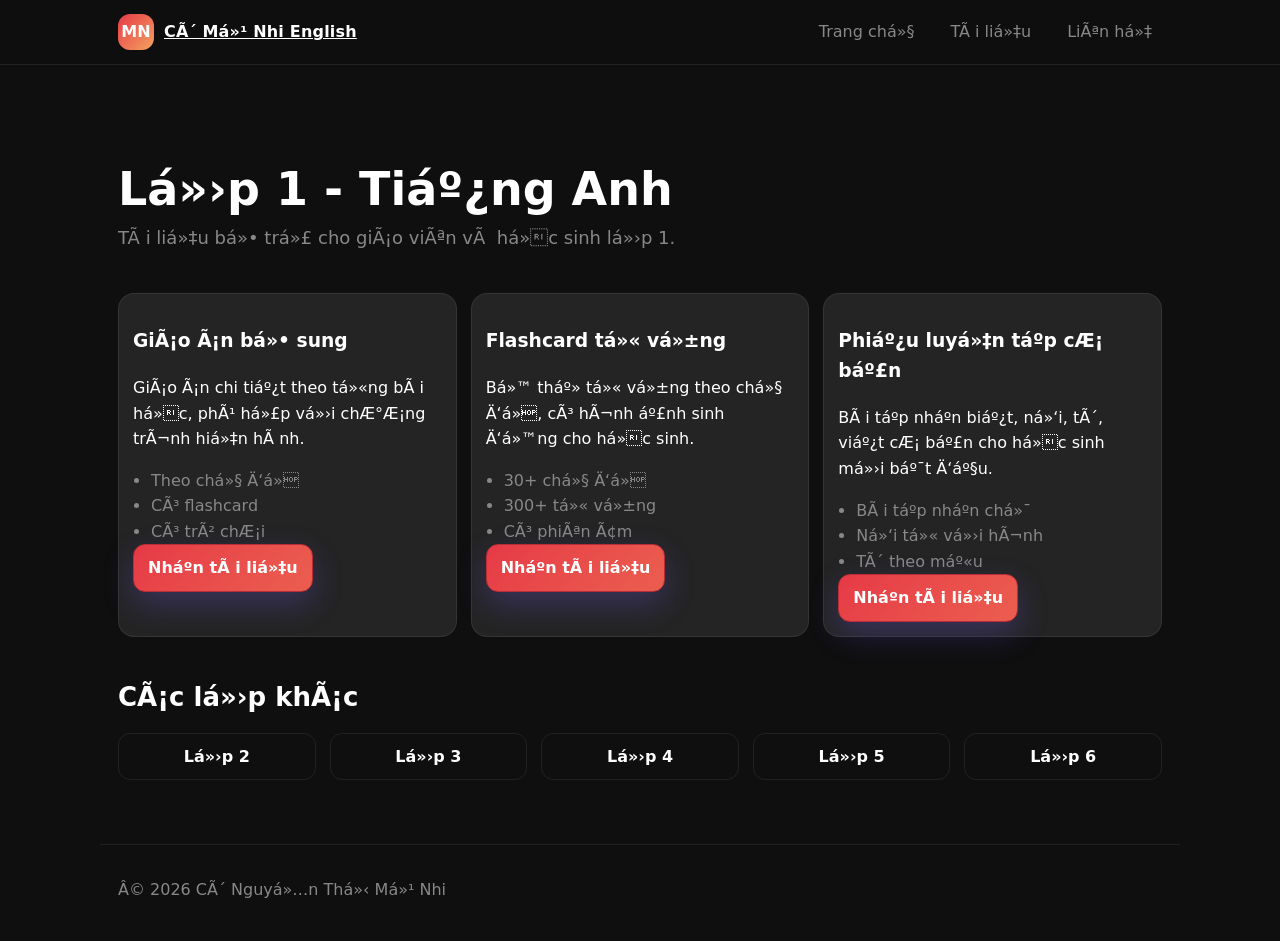
<file: lop-2.html>
﻿<!doctype html>
<html lang="vi">
<head>
  <meta charset="utf-8" />
  <meta name="viewport" content="width=device-width,initial-scale=1" />
  <title>Lá»›p 1 - Tiáº¿ng Anh | CÃ´ Má»¹ Nhi</title>
  <meta name="description" content="TÃ i liá»‡u tiáº¿ng Anh Lá»›p 1: giÃ¡o Ã¡n, bÃ i táº­p, flashcard vÃ  tÃ i liá»‡u bá»• trá»£ cho há»c sinh." />
  <meta name="theme-color" content="#0f0f0f" />
  <link rel="stylesheet" href="styles.css" />
</head>
<body>
  <header class="header">
    <div class="container nav">
      <div class="brand">
        <span class="logo">MN</span>
        <span class="brand-name"><a href="index.html">CÃ´ Má»¹ Nhi English</a></span>
      </div>
      <nav aria-label="Äiá»u hÆ°á»›ng">
        <ul class="menu">
          <li><a href="index.html">Trang chá»§</a></li>
          <li><a href="index.html#shop">TÃ i liá»‡u</a></li>
          <li><a href="index.html#contact">LiÃªn há»‡</a></li>
        </ul>
      </nav>
    </div>
  </header>

  <main class="section" style="padding-top: 100px;">
    <div class="container">
      <h1>Lá»›p 1 - Tiáº¿ng Anh</h1>
      <p class="lead">TÃ i liá»‡u bá»• trá»£ cho giÃ¡o viÃªn vÃ  há»c sinh lá»›p 1.</p>

      <div class="grid-3" style="margin-top: 40px;">
        <article class="service tilt">
          <h3>GiÃ¡o Ã¡n bá»• sung</h3>
          <p>GiÃ¡o Ã¡n chi tiáº¿t theo tá»«ng bÃ i há»c, phÃ¹ há»£p vá»›i chÆ°Æ¡ng trÃ¬nh hiá»‡n hÃ nh.</p>
          <ul>
            <li>Theo chá»§ Ä‘á»</li>
            <li>CÃ³ flashcard</li>
            <li>CÃ³ trÃ² chÆ¡i</li>
          </ul>
          <a class="btn" href="#contact">Nháº­n tÃ i liá»‡u</a>
        </article>

        <article class="service tilt">
          <h3>Flashcard tá»« vá»±ng</h3>
          <p>Bá»™ tháº» tá»« vá»±ng theo chá»§ Ä‘á», cÃ³ hÃ¬nh áº£nh sinh Ä‘á»™ng cho há»c sinh.</p>
          <ul>
            <li>30+ chá»§ Ä‘á»</li>
            <li>300+ tá»« vá»±ng</li>
            <li>CÃ³ phiÃªn Ã¢m</li>
          </ul>
          <a class="btn" href="#contact">Nháº­n tÃ i liá»‡u</a>
        </article>

        <article class="service tilt">
          <h3>Phiáº¿u luyá»‡n táº­p cÆ¡ báº£n</h3>
          <p>BÃ i táº­p nháº­n biáº¿t, ná»‘i, tÃ´, viáº¿t cÆ¡ báº£n cho há»c sinh má»›i báº¯t Ä‘áº§u.</p>
          <ul>
            <li>BÃ i táº­p nháº­n chá»¯</li>
            <li>Ná»‘i tá»« vá»›i hÃ¬nh</li>
            <li>TÃ´ theo máº«u</li>
          </ul>
          <a class="btn" href="#contact">Nháº­n tÃ i liá»‡u</a>
        </article>
      </div>

      <div style="margin-top: 40px;">
        <h2>CÃ¡c lá»›p khÃ¡c</h2>
        <div class="grid-5" style="margin-top: 14px;">
          <a href="lop-2.html" class="btn btn-ghost">Lá»›p 2</a>
          <a href="lop-3.html" class="btn btn-ghost">Lá»›p 3</a>
          <a href="lop-4.html" class="btn btn-ghost">Lá»›p 4</a>
          <a href="lop-5.html" class="btn btn-ghost">Lá»›p 5</a>
          <a href="lop-6.html" class="btn btn-ghost">Lá»›p 6</a>
        </div>
      </div>
    </div>
  </main>

  <footer class="footer">
    <div class="container footer-inner">
      <p>Â© <span id="year"></span> CÃ´ Nguyá»…n Thá»‹ Má»¹ Nhi</p>
    </div>
  </footer>
  <script src="script.js"></script>
</body>
</html>
</file>
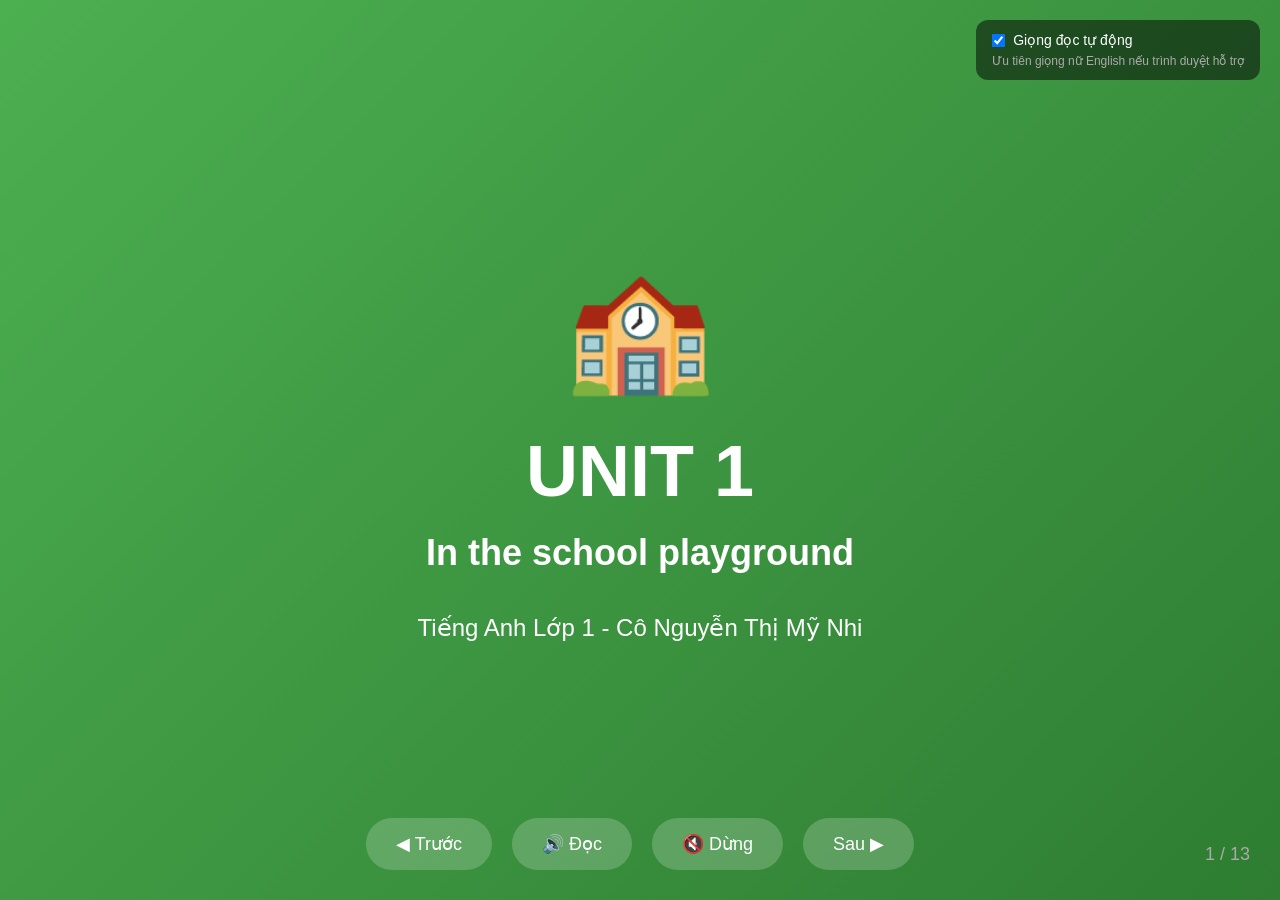
<file: Unit1_Presentation.html>
<!doctype html>
<html lang="vi">
<head>
  <meta charset="utf-8" />
  <meta name="viewport" content="width=device-width,initial-scale=1" />
  <title>Unit 1: In the school playground - Bài giảng tiếng Anh Lớp 1</title>
  <style>
    * { margin: 0; padding: 0; box-sizing: border-box; }
    
    body {
      font-family: 'Segoe UI', sans-serif;
      background: #111;
      color: #fff;
      overflow: hidden;
    }
    
    .slideshow {
      width: 100vw;
      height: 100vh;
      position: relative;
    }
    
    .slide {
      position: absolute;
      width: 100%;
      height: 100%;
      display: flex;
      flex-direction: column;
      align-items: center;
      justify-content: center;
      padding: 40px;
      opacity: 0;
      transition: opacity 0.5s ease;
      background: linear-gradient(135deg, #1a1a2e 0%, #16213e 50%, #0f3460 100%);
    }
    
    .slide.active {
      opacity: 1;
    }
    
    /* Slide 1: Cover */
    .slide-cover {
      background: linear-gradient(135deg, #4CAF50 0%, #2E7D32 100%);
      text-align: center;
    }
    
    .slide-cover h1 {
      font-size: 72px;
      color: #fff;
      margin-bottom: 20px;
      animation: fadeInUp 1s ease;
    }
    
    .slide-cover h2 {
      font-size: 36px;
      color: #fff;
      opacity: 0.9;
      animation: fadeInUp 1s ease 0.3s both;
    }
    
    .slide-cover .school-icon {
      font-size: 120px;
      margin-bottom: 30px;
      animation: bounce 2s infinite;
    }
    
    .slide-cover .teacher {
      font-size: 24px;
      margin-top: 40px;
      opacity: 0.8;
      animation: fadeInUp 1s ease 0.6s both;
    }
    
    /* Slide 2: Warm up */
    .slide-warmup {
      text-align: center;
    }
    
    .slide-warmup h2 {
      font-size: 48px;
      color: #FFD54F;
      margin-bottom: 40px;
    }
    
    .image-grid {
      display: grid;
      grid-template-columns: repeat(4, 1fr);
      gap: 30px;
      max-width: 800px;
    }
    
    .image-item {
      background: rgba(255,255,255,0.1);
      border-radius: 20px;
      padding: 20px;
      text-align: center;
      animation: fadeInUp 0.5s ease both;
    }
    
    .image-item span {
      font-size: 60px;
      display: block;
    }
    
    .image-item p {
      font-size: 24px;
      margin-top: 10px;
    }
    
    /* Slide 3: Letter B */
    .slide-letter {
      text-align: center;
    }
    
    .letter-container {
      display: flex;
      align-items: center;
      justify-content: center;
      gap: 100px;
      margin: 40px 0;
    }
    
    .big-b, .small-b {
      font-size: 200px;
      font-weight: bold;
      animation: pulse 2s infinite;
    }
    
    .big-b { color: #2196F3; }
    .small-b { color: #FF9800; }
    
    .letter-info {
      font-size: 32px;
      color: #81D4FA;
    }
    
    /* Slide 4: Sound */
    .slide-sound {
      text-align: center;
    }
    
    .sound-display {
      font-size: 120px;
      color: #E91E63;
      margin: 30px 0;
    }
    
    .sound-desc {
      font-size: 36px;
      color: #fff;
    }
    
    .bubble-icon {
      font-size: 100px;
      animation: pop 1s infinite;
    }
    
    /* Slide 5-8: Vocabulary */
    .slide-vocab {
      text-align: center;
    }
    
    .vocab-word {
      font-size: 80px;
      color: #4CAF50;
      margin: 20px 0;
    }
    
    .vocab phonetic {
      font-size: 36px;
      color: #aaa;
    }
    
    .vocab-image {
      font-size: 150px;
      margin: 20px 0;
      animation: bounce 1s infinite;
    }
    
    .vocab-meaning {
      font-size: 28px;
      color: #fff;
    }
    
    /* Slide 9: Practice */
    .slide-practice {
      text-align: center;
    }
    
    .practice-list {
      font-size: 36px;
      line-height: 2;
    }
    
    .practice-list span {
      color: #FFD54F;
    }
    
    /* Slide 10: Game */
    .slide-game {
      text-align: center;
    }
    
    .game-grid {
      display: grid;
      grid-template-columns: repeat(2, 1fr);
      gap: 30px;
      max-width: 700px;
    }
    
    .game-item {
      background: rgba(255,255,255,0.1);
      border-radius: 20px;
      padding: 30px;
      cursor: pointer;
      transition: transform 0.3s, background 0.3s;
    }
    
    .game-item:hover {
      transform: scale(1.05);
    }
    
    .game-item.correct {
      background: rgba(76, 175, 80, 0.3);
      border: 3px solid #4CAF50;
    }
    
    .game-item.wrong {
      background: rgba(244, 67, 54, 0.3);
      border: 3px solid #f44336;
    }
    
    .game-item span {
      font-size: 60px;
      display: block;
    }
    
    .game-item p {
      font-size: 28px;
      margin-top: 10px;
    }
    
    /* Slide 11: Summary */
    .slide-summary {
      text-align: center;
    }
    
    .summary-words {
      display: flex;
      gap: 30px;
      justify-content: center;
      margin: 40px 0;
    }
    
    .summary-word {
      font-size: 40px;
      background: rgba(255,255,255,0.1);
      padding: 20px 30px;
      border-radius: 15px;
    }
    
    /* Slide 12: Homework */
    .slide-homework {
      text-align: center;
      background: linear-gradient(135deg, #673AB7 0%, #512DA8 100%);
    }
    
    .homework-list {
      font-size: 32px;
      text-align: left;
      max-width: 600px;
      line-height: 2;
    }
    
    /* Slide 13: End */
    .slide-end {
      text-align: center;
      background: linear-gradient(135deg, #E91E63 0%, #C2185B 100%);
    }
    
    .slide-end h1 {
      font-size: 60px;
      animation: wave 1s infinite;
    }
    
    /* Navigation */
    .nav-buttons {
      position: fixed;
      bottom: 30px;
      left: 50%;
      transform: translateX(-50%);
      display: flex;
      gap: 20px;
      z-index: 100;
    }
    
    .nav-btn {
      padding: 15px 30px;
      font-size: 18px;
      background: rgba(255,255,255,0.2);
      color: #fff;
      border: none;
      border-radius: 30px;
      cursor: pointer;
      transition: background 0.3s;
    }
    
    .nav-btn:hover {
      background: rgba(255,255,255,0.4);
    }
    
    .slide-counter {
      position: fixed;
      bottom: 35px;
      right: 30px;
      font-size: 18px;
      color: #aaa;
    }
    
    /* Animations */
    @keyframes fadeInUp {
      from { opacity: 0; transform: translateY(30px); }
      to { opacity: 1; transform: translateY(0); }
    }
    
    @keyframes bounce {
      0%, 100% { transform: translateY(0); }
      50% { transform: translateY(-15px); }
    }
    
    @keyframes pulse {
      0%, 100% { transform: scale(1); }
      50% { transform: scale(1.05); }
    }
    
    @keyframes pop {
      0%, 100% { transform: scale(1); }
      50% { transform: scale(1.1); }
    }
    
    @keyframes wave {
      0%, 100% { transform: rotate(0deg); }
      25% { transform: rotate(-10deg); }
      75% { transform: rotate(10deg); }
    }
  </style>
</head>
<body>
  <div class="slideshow">
    <!-- Slide 1: Cover -->
    <div class="slide slide-cover active" data-slide="1">
      <div class="school-icon">🏫</div>
      <h1>UNIT 1</h1>
      <h2>In the school playground</h2>
      <p class="teacher">Tiếng Anh Lớp 1 - Cô Nguyễn Thị Mỹ Nhi</p>
    </div>
    
    <!-- Slide 2: Warm up -->
    <div class="slide slide-warmup" data-slide="2">
      <h2>❓ What can you see at school?</h2>
      <div class="image-grid">
        <div class="image-item" style="animation-delay: 0.1s;">
          <span>🏫</span>
          <p>School</p>
        </div>
        <div class="image-item" style="animation-delay: 0.2s;">
          <span>👦</span>
          <p>Kids</p>
        </div>
        <div class="image-item" style="animation-delay: 0.3s;">
          <span>📚</span>
          <p>Books</p>
        </div>
        <div class="image-item" style="animation-delay: 0.4s;">
          <span>⚽</span>
          <p>Ball</p>
        </div>
      </div>
    </div>
    
    <!-- Slide 3: Letter B -->
    <div class="slide slide-letter" data-slide="3">
      <h2 style="font-size: 36px; color: #aaa; margin-bottom: 20px;">🔤 LEARN THE LETTER</h2>
      <div class="letter-container">
        <div class="big-b">B</div>
        <div class="small-b">b</div>
      </div>
      <p class="letter-info">B = chữ cái thứ 2 trong bảng chữ cái</p>
    </div>
    
    <!-- Slide 4: Sound /b/ -->
    <div class="slide slide-sound" data-slide="4">
      <h2 style="font-size: 36px; color: #aaa; margin-bottom: 20px;">🔊 THE SOUND /b/</h2>
      <div class="bubble-icon">🫧</div>
      <div class="sound-display">/b/</div>
      <p class="sound-desc">Phát âm như tiếng bong bóng vỡ: "bụp!"</p>
    </div>
    
    <!-- Slide 5: BILL -->
    <div class="slide slide-vocab" data-slide="5">
      <p style="color: #aaa; font-size: 24px;">📚 VOCABULARY 1</p>
      <div class="vocab-word">BILL</div>
      <p class="phonetic">/bɪl/</p>
      <div class="vocab-image">👦</div>
      <p class="vocab-meaning">Bill - Tên một bạn nam</p>
    </div>
    
    <!-- Slide 6: BOOK -->
    <div class="slide slide-vocab" data-slide="6">
      <p style="color: #aaa; font-size: 24px;">📚 VOCABULARY 2</p>
      <div class="vocab-word">BOOK</div>
      <p class="phonetic">/bʊk/</p>
      <div class="vocab-image">📚</div>
      <p class="vocab-meaning">Book - Quyển sách</p>
    </div>
    
    <!-- Slide 7: BIKE -->
    <div class="slide slide-vocab" data-slide="7">
      <p style="color: #aaa; font-size: 24px;">📚 VOCABULARY 3</p>
      <div class="vocab-word">BIKE</div>
      <p class="phonetic">/baɪk/</p>
      <div class="vocab-image">🚲</div>
      <p class="vocab-meaning">Bike - Xe đạp</p>
    </div>
    
    <!-- Slide 8: BALL -->
    <div class="slide slide-vocab" data-slide="8">
      <p style="color: #aaa; font-size: 24px;">📚 VOCABULARY 4</p>
      <div class="vocab-word">BALL</div>
      <p class="phonetic">/bɔːl/</p>
      <div class="vocab-image">⚽</div>
      <p class="vocab-meaning">Ball - Quả bóng</p>
    </div>
    
    <!-- Slide 9: Practice -->
    <div class="slide slide-practice" data-slide="9">
      <h2 style="font-size: 48px; color: #4CAF50; margin-bottom: 40px;">👂 READ AFTER ME!</h2>
      <div class="practice-list">
        <p><span>B - I - L - L</span> → Bill!</p>
        <p><span>B - O - O - K</span> → Book!</p>
        <p><span>B - I - K - E</span> → Bike!</p>
        <p><span>B - A - L - L</span> → Ball!</p>
      </div>
    </div>
    
    <!-- Slide 10: Game -->
    <div class="slide slide-game" data-slide="10">
      <h2 style="font-size: 48px; color: #FFD54F; margin-bottom: 30px;">🎯 FIND THE B WORDS!</h2>
      <p style="font-size: 24px; color: #aaa; margin-bottom: 30px;">Click vào những từ bắt đầu bằng chữ B</p>
      <div class="game-grid">
        <div class="game-item" onclick="checkGame(this, true)">
          <span>👦</span>
          <p>Bill</p>
        </div>
        <div class="game-item" onclick="checkGame(this, false)">
          <span>🐱</span>
          <p>Cat</p>
        </div>
        <div class="game-item" onclick="checkGame(this, true)">
          <span>📚</span>
          <p>Book</p>
        </div>
        <div class="game-item" onclick="checkGame(this, false)">
          <span>🐕</span>
          <p>Dog</p>
        </div>
      </div>
      <p id="game-feedback" style="margin-top: 20px; font-size: 24px;"></p>
    </div>
    
    <!-- Slide 11: Summary -->
    <div class="slide slide-summary" data-slide="11">
      <h2 style="font-size: 48px; color: #4CAF50; margin-bottom: 20px;">✅ TODAY WE LEARNED</h2>
      <p style="font-size: 28px; color: #aaa;">Chữ cái và âm /b/</p>
      <div class="summary-words">
        <div class="summary-word">🔵 B / b</div>
        <div class="summary-word">🔊 /b/</div>
      </div>
      <p style="font-size: 32px; margin-top: 30px;">Từ vựng:</p>
      <div class="summary-words">
        <div class="summary-word">BILL</div>
        <div class="summary-word">BOOK</div>
        <div class="summary-word">BIKE</div>
        <div class="summary-word">BALL</div>
      </div>
      <p style="font-size: 24px; color: #4CAF50; margin-top: 30px;">Tất cả đều bắt đầu bằng âm /b/!</p>
    </div>
    
    <!-- Slide 12: Homework -->
    <div class="slide slide-homework" data-slide="12">
      <h2 style="font-size: 48px; margin-bottom: 40px;">📝 HOMEWORK</h2>
      <div class="homework-list">
        <p>1. Luyện đọc: Bill, Book, Bike, Ball</p>
        <p>2. Tìm 3 từ khác bắt đầu bằng B</p>
        <p>3. Cho phụ huynh xem lại</p>
        <p>4. Xem video bài giảng ở nhà 📺</p>
      </div>
    </div>
    
    <!-- Slide 13: End -->
    <div class="slide slide-end" data-slide="13">
      <div style="font-size: 80px;">👋</div>
      <h1>SEE YOU NEXT LESSON!</h1>
      <p style="font-size: 28px; margin-top: 30px;">Unit 1: In the school playground</p>
      <p style="font-size: 24px; margin-top: 20px; opacity: 0.7;">Cô Nguyễn Thị Mỹ Nhi</p>
    </div>
  </div>
  
  <!-- Navigation -->
  <div class="nav-buttons">
    <button class="nav-btn" onclick="prevSlide()">◀ Trước</button>
    <button class="nav-btn" onclick="readCurrentSlide()">🔊 Đọc</button>
    <button class="nav-btn" onclick="stopSpeak()">🔇 Dừng</button>
    <button class="nav-btn" onclick="nextSlide()">Sau ▶</button>
  </div>
  <div style="position: fixed; top: 20px; right: 20px; background: rgba(0,0,0,0.5); padding: 12px 16px; border-radius: 12px; z-index: 100; font-size: 14px;">
    <label style="display: flex; align-items: center; gap: 8px; cursor: pointer;">
      <input type="checkbox" id="autoSpeak" checked />
      <span>Giọng đọc tự động</span>
    </label>
    <div style="font-size: 12px; color: #aaa; margin-top: 6px;">Ưu tiên giọng nữ English nếu trình duyệt hỗ trợ</div>
  </div>
  <div class="slide-counter">
    <span id="current-slide">1</span> / <span id="total-slides">13</span>
  </div>
  
  <script>
    let currentSlide = 1;
    const totalSlides = 13;
    let speechSynthesis = window.speechSynthesis;
    let currentUtterance = null;
    
    // Nội dung đọc cho mỗi slide
    const slideContent = {
      1: "Unit 1: In the school playground. Tiếng Anh Lớp 1. Cô Nguyễn Thị Mỹ Nhi.",
      2: "What can you see at school? Các em nhìn thấy gì ở trường? School, Kids, Books, Ball.",
      3: "Learn the letter B. Đây là chữ B in hoa. Và đây là chữ b in thường.",
      4: "The sound /b/. Âm B được phát ra như tiếng bong bóng vỡ: Bụp!",
      5: "Bill. /bɪl/. Bill là tên một bạn nam.",
      6: "Book. /bʊk/. Book là quyển sách.",
      7: "Bike. /baɪk/. Bike là xe đạp.",
      8: "Ball. /bɔːl/. Ball là quả bóng.",
      9: "Read after me! Đọc theo cô: B I L L - Bill! B O O K - Book! B I K E - Bike! B A L L - Ball!",
      10: "Find the B words! Tìm những từ bắt đầu bằng chữ B. Click vào Bill, Book.",
      11: "Today we learned. Hôm nay chúng ta đã học: Chữ B, Âm /b/, và 4 từ vựng: Bill, Book, Bike, Ball.",
      12: "Homework. Bài tập về nhà: Luyện đọc Bill, Book, Bike, Ball. Tìm 3 từ khác bắt đầu bằng B. Cho phụ huynh xem lại.",
      13: "See you next lesson! Hẹn gặp lại các em ở bài tiếp theo!",
    };
    
    function speak(text) {
      // Stop any current speech
      if (currentUtterance) {
        speechSynthesis.cancel();
      }
      
      currentUtterance = new SpeechSynthesisUtterance(text);
      currentUtterance.lang = 'en-US';
      currentUtterance.rate = 0.8; // Chậm lại cho học sinh
      currentUtterance.pitch = 1;
      
      // Ưu tiên giọng nữ tiếng Anh nếu có
      const voices = speechSynthesis.getVoices();
      const femaleEnglishVoice = voices.find(v => /en/i.test(v.lang) && /(female|zira|aria|samantha|victoria|linda|ava|jenny|google us english|google uk english female)/i.test(v.name))
        || voices.find(v => /en-US/i.test(v.lang) && !/male|david|mark|guy/i.test(v.name))
        || voices.find(v => /en/i.test(v.lang) && !/male|david|mark|guy/i.test(v.name))
        || voices[0];
      if (femaleEnglishVoice) {
        currentUtterance.voice = femaleEnglishVoice;
      }
      
      speechSynthesis.speak(currentUtterance);
    }
    
    function stopSpeak() {
      speechSynthesis.cancel();
    }
    
    function showSlide(n) {
      // Stop speaking when changing slides
      stopSpeak();
      
      const slides = document.querySelectorAll('.slide');
      slides.forEach(slide => slide.classList.remove('active'));
      
      if (n > totalSlides) currentSlide = 1;
      if (n < 1) currentSlide = totalSlides;
      
      document.querySelector(`[data-slide="${currentSlide}"]`).classList.add('active');
      document.getElementById('current-slide').textContent = currentSlide;
      
      // Auto speak after a short delay
      setTimeout(() => {
        if (document.getElementById('autoSpeak').checked) {
          speak(slideContent[currentSlide]);
        }
      }, 500);
    }
    
    function nextSlide() {
      currentSlide++;
      showSlide(currentSlide);
    }
    
    function prevSlide() {
      currentSlide--;
      showSlide(currentSlide);
    }
    
    function readCurrentSlide() {
      speak(slideContent[currentSlide]);
    }
    
    function checkGame(el, isCorrect) {
      const feedback = document.getElementById('game-feedback');
      if (isCorrect) {
        el.classList.add('correct');
        feedback.textContent = '✅ Đúng rồi! Từ này bắt đầu bằng B!';
        feedback.style.color = '#4CAF50';
      } else {
        el.classList.add('wrong');
        feedback.textContent = '❌ Không đúng! Từ này không bắt đầu bằng B';
        feedback.style.color = '#f44336';
      }
    }
    
    // Keyboard navigation
    document.addEventListener('keydown', (e) => {
      if (e.key === 'ArrowRight' || e.key === ' ') nextSlide();
      if (e.key === 'ArrowLeft') prevSlide();
      if (e.key === 'Enter') readCurrentSlide();
    });
    
    // Load voices
    speechSynthesis.onvoiceschanged = () => {
      console.log('Voices loaded:', speechSynthesis.getVoices().length);
    };
  </script>
</body>
</html>
</file>
<file: styles.css>
:root{
  --bg:#0f0f0f;
  --bg2:#1a1a1a;
  --card:#242424;
  --text:#ffffff;
  --muted:#888888;
  --line:rgba(255,255,255,.08);
  --brand:#e63946;
  --brand2:#f4a261;
  --shadow: 0 4px 30px rgba(0,0,0,.3);
}

[data-theme="light"]{
  --bg:#ffffff;
  --bg2:#f8f9fa;
  --card:#ffffff;
  --text:#1a1a1a;
  --muted:#666666;
  --line:rgba(0,0,0,.08);
  --shadow: 0 4px 30px rgba(0,0,0,.08);
}

*{box-sizing:border-box}
html,body{height:100%}
body{
  margin:0;
  font-family:'Segoe UI',system-ui,-apple-system,sans-serif;
  font-size:16px;
  line-height:1.6;
  background: var(--bg);
  color: var(--text);
  overflow-x: hidden;
}

/* Animation keyframes */
@keyframes fadeUp {
  from { opacity:0; transform: translateY(40px); }
  to { opacity:1; transform: translateY(0); }
}
@keyframes fadeIn {
  from { opacity:0; }
  to { opacity:1; }
}
@keyframes slideInLeft {
  from { opacity:0; transform: translateX(-40px); }
  to { opacity:1; transform: translateX(0); }
}
@keyframes slideInRight {
  from { opacity:0; transform: translateX(40px); }
  to { opacity:1; transform: translateX(0); }
}
@keyframes pulse {
  0%,100% { transform: scale(1); }
  50% { transform: scale(1.05); }
}
@keyframes float {
  0%,100% { transform: translateY(0); }
  50% { transform: translateY(-10px); }
}
@keyframes glowPulse {
  0%,100% { box-shadow: 0 0 20px rgba(230,57,70,0.2); }
  50% { box-shadow: 0 0 40px rgba(230,57,70,0.4); }
}

html { scroll-behavior: smooth; }

/* Section base animation */
.section {
  padding: 80px 0;
  opacity: 0;
  animation: fadeUp 0.8s ease forwards;
}
.section:nth-child(even) { animation-delay: 0.15s; }

/* Animation utility classes */
.anim-fade-up { opacity:0; animation: fadeUp 0.7s ease forwards; }
.anim-fade-in { opacity:0; animation: fadeIn 0.6s ease forwards; }
.anim-slide-left { opacity:0; animation: slideInLeft 0.6s ease forwards; }
.anim-slide-right { opacity:0; animation: slideInRight 0.6s ease forwards; }
.anim-float { animation: float 4s ease-in-out infinite; }

.delay-1 { animation-delay: 0.1s; }
.delay-2 { animation-delay: 0.2s; }
.delay-3 { animation-delay: 0.3s; }
.delay-4 { animation-delay: 0.4s; }

/* Enhanced button with glow */
.btn {
  display:inline-flex;
  align-items:center;
  justify-content:center;
  padding:14px 28px;
  border-radius:50px;
  background: linear-gradient(135deg, var(--brand), #d62839);
  color:white;
  text-decoration:none;
  font-weight:600;
  border:none;
  transition: all 0.4s cubic-bezier(0.4, 0, 0.2, 1);
  transform: translateY(0);
  cursor: pointer;
}
.btn:hover {
  transform: translateY(-4px);
  box-shadow: 0 15px 40px rgba(230,57,70,0.4);
}
.btn:active { transform: translateY(-1px); }

.btn-ghost{
  background:transparent;
  color:var(--text);
  border:2px solid var(--line);
  box-shadow:none;
}
.btn-ghost:hover{
  border-color:var(--brand);
  color:var(--brand);
}

/* Card hover effects */
.card, .mini, .service, .project, .photo-card {
  background: var(--card);
  border: 1px solid var(--line);
  border-radius: 24px;
  padding: 24px;
  transition: all 0.4s cubic-bezier(0.4, 0, 0.2, 1);
}
.card:hover, .mini:hover, .service:hover, .project:hover, .photo-card:hover {
  transform: translateY(-10px) scale(1.02);
  box-shadow: 0 20px 50px rgba(0,0,0,0.3);
  border-color: var(--brand);
}

/* Avatar floating */
.avatar {
  height: 280px;
  border-radius: 24px;
  background-size: cover;
  background-position: center;
  box-shadow: 0 20px 60px rgba(0,0,0,0.4);
  animation: float 5s ease-in-out infinite;
}

/* Gradient text */
.gradient-text {
  background: linear-gradient(135deg, var(--brand), var(--brand2));
  -webkit-background-clip: text;
  -webkit-text-fill-color: transparent;
  background-clip: text;
}

/* Hero enhanced */
.hero {
  min-height: 90vh;
  display: flex;
  align-items: center;
  position: relative;
}
.hero::before {
  content: '';
  position: absolute;
  top: 0;
  left: 0;
  right: 0;
  bottom: 0;
  background: radial-gradient(circle at 30% 50%, rgba(230,57,70,0.08) 0%, transparent 50%);
  pointer-events: none;
}

/* Tag styling */
.tag {
  display: inline-block;
  padding: 6px 14px;
  border-radius: 20px;
  font-size: 12px;
  font-weight: 500;
  background: rgba(230,57,70,0.1);
  color: var(--brand);
  border: 1px solid rgba(230,57,70,0.2);
}

/* Price styling */
.price {
  font-size: 32px;
  font-weight: 800;
  background: linear-gradient(135deg, var(--brand), var(--brand2));
  -webkit-background-clip: text;
  -webkit-text-fill-color: transparent;
  background-clip: text;
}

/* Input styling */
input, textarea {
  width: 100%;
  padding: 16px 20px;
  border-radius: 12px;
  border: 2px solid var(--line);
  background: var(--card);
  color: var(--text);
  font-size: 16px;
  transition: all 0.3s ease;
}
input:focus, textarea:focus {
  outline: none;
  border-color: var(--brand);
  box-shadow: 0 0 20px rgba(230,57,70,0.2);
}

.tilt {
  transition: transform 0.2s cubic-bezier(0.23, 1, 0.32, 1);
  transform-style: preserve-3d;
}
.tilt:hover {
  transform: perspective(1000px) rotateX(var(--rx, 0deg)) rotateY(var(--ry, 0deg)) scale3d(1.02, 1.02, 1.02);
}

.reveal {
  opacity: 0;
  transform: translateY(30px);
  transition: opacity 0.8s ease, transform 0.8s ease;
}
.reveal.active {
  opacity: 1;
  transform: translateY(0);
}

a{color:inherit}

.container{max-width:1080px;margin:0 auto;padding:0 18px}

.skip{position:absolute;left:-9999px;top:8px}
.skip:focus{left:18px;background:var(--card);padding:8px 12px;border-radius:10px;outline:2px solid var(--brand)}

.header{
  position:sticky;top:0;z-index:10;
  backdrop-filter: blur(10px);
  background: color-mix(in srgb, var(--bg), transparent 25%);
  border-bottom:1px solid var(--line);
}

.nav{display:flex;align-items:center;justify-content:space-between;gap:14px;min-height:64px}
.brand{display:flex;align-items:center;gap:10px;font-weight:700}
.logo{display:inline-grid;place-items:center;width:36px;height:36px;border-radius:12px;background:linear-gradient(135deg,var(--brand),var(--brand2));color:white}
.brand-name{letter-spacing:.2px}

.menu{list-style:none;display:flex;gap:16px;margin:0;padding:0}
.menu a{display:block;padding:8px 10px;border-radius:10px;text-decoration:none;color:var(--muted)}
.menu a:hover{background:color-mix(in srgb, var(--card), transparent 35%);color:var(--text)}

.nav-cta{display:flex;align-items:center;gap:10px}

.btn{
  display:inline-flex;align-items:center;justify-content:center;
  padding:10px 14px;border-radius:12px;
  background:linear-gradient(135deg,var(--brand),color-mix(in srgb, var(--brand), var(--brand2) 35%));
  color:white;text-decoration:none;font-weight:650;border:1px solid color-mix(in srgb, var(--brand), black 20%);
  box-shadow: 0 12px 30px rgba(124,92,255,.25);
}
.btn:hover{filter:saturate(1.05) brightness(1.05)}
.btn:active{transform:translateY(1px)}

.btn-ghost{background:transparent;color:var(--text);border:1px solid var(--line);box-shadow:none}
.btn-ghost:hover{background:color-mix(in srgb, var(--card), transparent 30%)}

.hero{padding:56px 0 20px}
.hero-grid{display:grid;grid-template-columns:1.4fr .9fr;gap:22px;align-items:start}

.kicker{color:var(--muted);margin:0 0 6px}
h1{font-size:46px;line-height:1.06;margin:0 0 10px}
.lead{font-size:18px;color:var(--muted);margin:0 0 16px;max-width:52ch}

.hero-actions{display:flex;gap:10px;flex-wrap:wrap;margin:14px 0 10px}

.badges{display:flex;gap:10px;flex-wrap:wrap;margin-top:14px}
.badge{border:1px solid var(--line);padding:6px 10px;border-radius:999px;color:var(--muted);background:color-mix(in srgb, var(--card), transparent 35%)}

.card{background:linear-gradient(180deg, color-mix(in srgb, var(--card), transparent 0%), color-mix(in srgb, var(--card), transparent 8%));border:1px solid var(--line);border-radius:18px;padding:16px;box-shadow:var(--shadow)}
.avatar{height:260px;border-radius:18px;border:1px solid var(--line);background-size:cover;background-position:center;box-shadow:var(--shadow);margin-bottom:12px}
.card-title{margin:0 0 8px;font-size:18px}
.facts{margin:0;padding-left:18px;color:var(--muted)}
.hint{color:var(--muted);font-size:13px;margin-top:12px}

.section{padding:42px 0}
.section.alt{background:color-mix(in srgb, var(--bg2), transparent 0%);border-top:1px solid var(--line);border-bottom:1px solid var(--line)}

h2{font-size:26px;margin:0 0 10px}
.muted{color:var(--muted)}
.small{font-size:13px;color:var(--muted)}

.grid-3{display:grid;grid-template-columns:repeat(3,1fr);gap:14px;margin-top:14px}
.mini,.service{background:var(--card);border:1px solid var(--line);border-radius:16px;padding:14px}

.project{background:var(--card);border:1px solid var(--line);border-radius:16px;padding:14px;display:flex;flex-direction:column;gap:10px}
.thumb{height:120px;border-radius:14px;background:linear-gradient(135deg, rgba(124,92,255,.22), rgba(45,212,191,.12));border:1px solid var(--line)}
.photo-grid{display:grid;grid-template-columns:repeat(4,1fr);gap:14px;margin-top:14px}
.photo-card{background:var(--card);border:1px solid var(--line);border-radius:18px;overflow:hidden;box-shadow:var(--shadow)}
.photo-card img{display:block;width:100%;height:260px;object-fit:cover}
.tags{display:flex;gap:8px;flex-wrap:wrap}
.tag{font-size:12px;padding:5px 8px;border-radius:999px;background:color-mix(in srgb, var(--bg), transparent 55%);border:1px solid var(--line);color:var(--muted)}
.btn-small{display:inline-block;margin-top:10px;padding:8px 16px;font-size:13px;border-radius:8px;background:transparent;border:1px solid var(--brand);color:var(--brand);text-decoration:none}
.btn-small:hover{background:var(--brand);color:white}
.price{font-size:24px;font-weight:700;color:var(--brand2);margin:12px 0}
.payment-note{background:var(--card);border:1px solid var(--line);border-radius:16px;padding:16px;margin-top:20px;text-align:center;color:var(--muted)}

.service ul{margin:10px 0 0;padding-left:18px;color:var(--muted)}

.contact{display:grid;grid-template-columns:1fr 1fr;gap:14px;margin-top:14px}
.contact-card{background:var(--card);border:1px solid var(--line);border-radius:16px;padding:14px}

pre.template{
  white-space:pre-wrap;
  background:color-mix(in srgb, var(--bg), transparent 55%);
  border:1px solid var(--line);
  border-radius:14px;
  padding:12px;
  color:var(--text);
  margin:10px 0 0;
}

.footer{padding:22px 0;color:var(--muted)}
.footer-inner{display:flex;justify-content:space-between;align-items:center;gap:12px;border-top:1px solid var(--line);padding-top:16px}

@media (max-width: 900px){
  .hero-grid{grid-template-columns:1fr}
}
.category-block{margin-top:18px}
.category-title{font-size:22px;margin:0 0 14px;color:var(--text)}
.grid-4{display:grid;grid-template-columns:repeat(4,1fr);gap:14px;margin-top:14px}
.grid-5{display:grid;grid-template-columns:repeat(5,1fr);gap:14px;margin-top:14px}
.class-card{background:var(--card);border:1px solid var(--line);border-radius:20px;padding:18px;box-shadow:var(--shadow)}
.class-card h4{margin:0 0 10px;font-size:20px}
.class-card ul{margin:0 0 14px;padding-left:18px;color:var(--muted)}

@media (max-width: 900px){
  .hero-grid{grid-template-columns:1fr}
  .grid-4,.grid-5{grid-template-columns:repeat(2,1fr)}
}
@media (max-width: 720px){
  h1{font-size:38px}
  .menu{display:none}
  .grid-3,.grid-4,.grid-5{grid-template-columns:1fr}
  .contact{grid-template-columns:1fr}
  .photo-grid{grid-template-columns:1fr 1fr}
  .avatar{height:220px}
}
</file>
